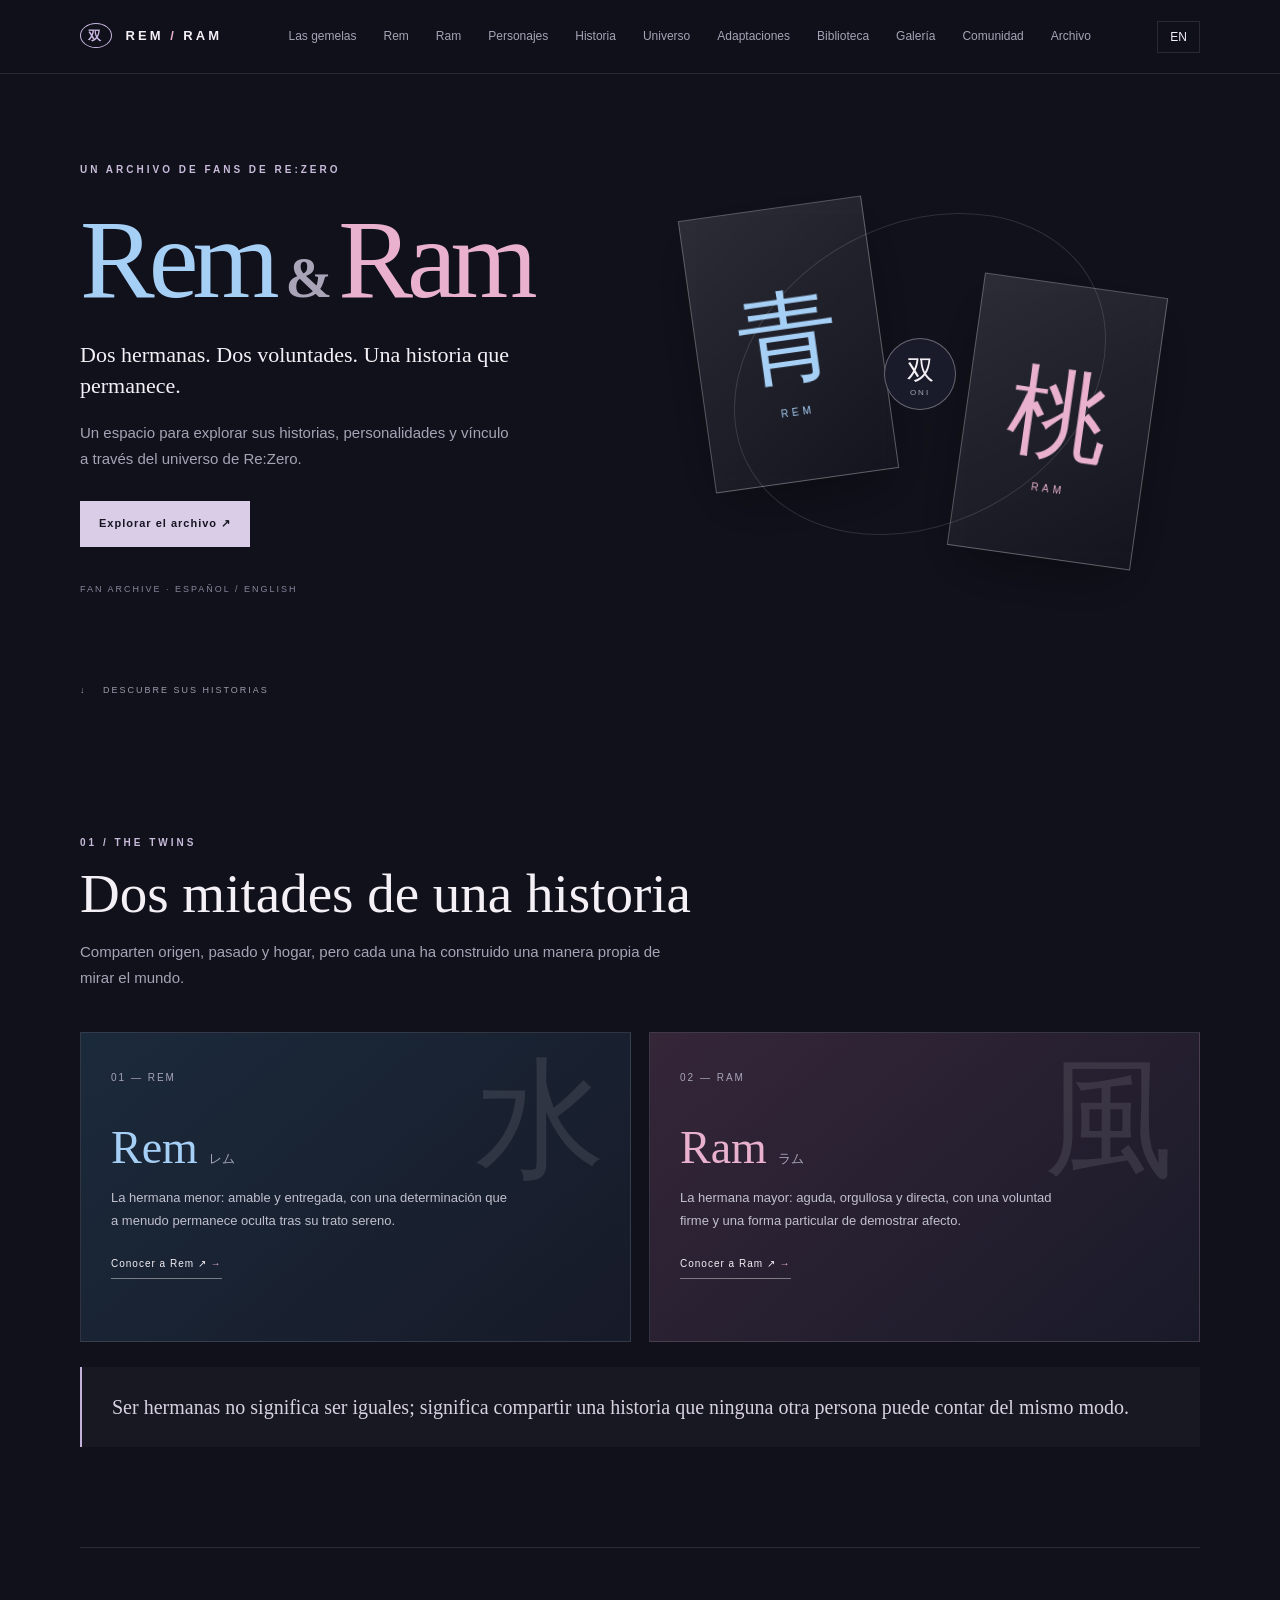
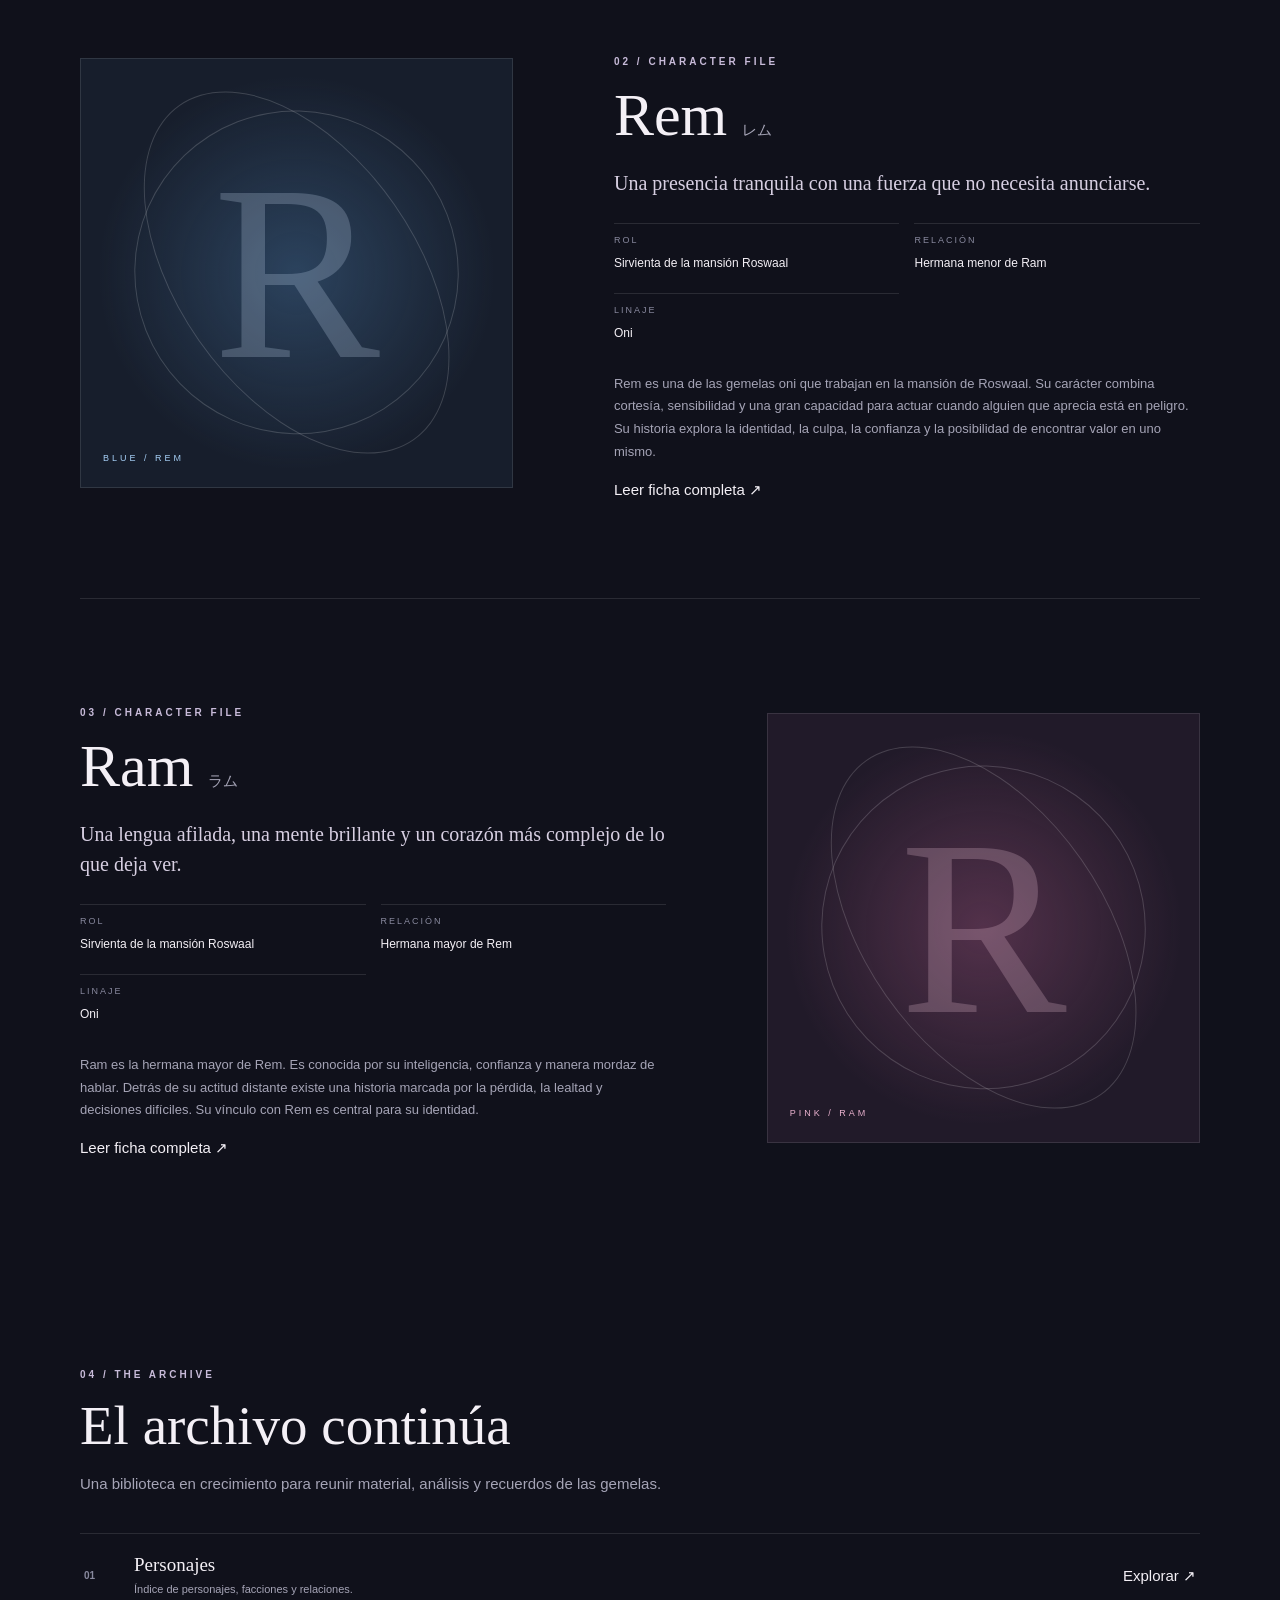
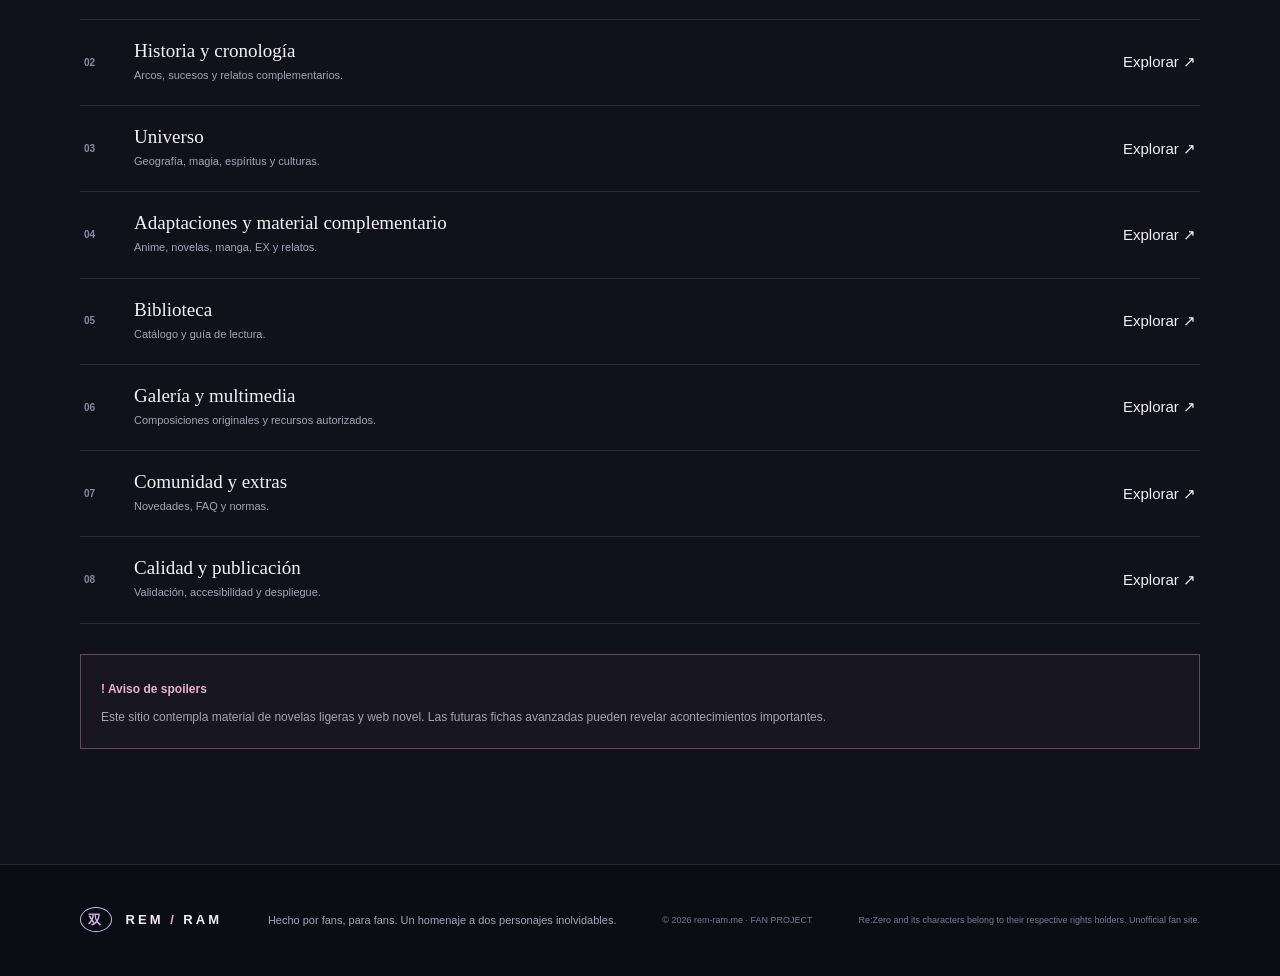
<file: index.html>
<!doctype html>
<html lang="es">
<head><meta charset="utf-8"><meta name="viewport" content="width=device-width,initial-scale=1"><meta name="theme-color" content="#11121c"><meta name="description" content="Archivo de fans bilingüe dedicado a Rem y Ram de Re:Zero."><title>Rem & Ram — A Tale of Two Oni</title><link rel="stylesheet" href="assets/css/style.css"></head>
<body>
<header class="site-header"><a class="logo" href="#inicio"><span>双</span> REM <i>/</i> RAM</a><button id="menuButton" class="menu-button" aria-expanded="false" aria-label="Abrir menú">☰</button><nav id="mainNav"><a href="#gemelas" data-es="Las gemelas" data-en="The twins">Las gemelas</a><a href="pages/rem.html">Rem</a><a href="pages/ram.html">Ram</a><a href="pages/characters.html" data-es="Personajes" data-en="Characters">Personajes</a><a href="pages/timeline.html" data-es="Historia" data-en="Story">Historia</a><a href="pages/universe.html" data-es="Universo" data-en="World">Universo</a><a href="pages/adaptations.html" data-es="Adaptaciones" data-en="Adaptations">Adaptaciones</a><a href="pages/library.html" data-es="Biblioteca" data-en="Library">Biblioteca</a><a href="pages/gallery.html" data-es="Galería" data-en="Gallery">Galería</a><a href="pages/community.html" data-es="Comunidad" data-en="Community">Comunidad</a><a href="#archivo" data-es="Archivo" data-en="Archive">Archivo</a></nav><button id="languageButton" class="language">EN</button></header>
<main id="inicio">
<section class="hero wrap"><div class="hero-copy"><p class="eyebrow" data-es="UN ARCHIVO DE FANS DE RE:ZERO" data-en="A RE:ZERO FAN ARCHIVE">UN ARCHIVO DE FANS DE RE:ZERO</p><h1><span>Rem</span><b>&</b><em>Ram</em></h1><h2 data-es="Dos hermanas. Dos voluntades. Una historia que permanece." data-en="Two sisters. Two wills. One story that remains.">Dos hermanas. Dos voluntades. Una historia que permanece.</h2><p data-es="Un espacio para explorar sus historias, personalidades y vínculo a través del universo de Re:Zero." data-en="A place to explore their stories, personalities, and bond throughout the world of Re:Zero.">Un espacio para explorar sus historias, personalidades y vínculo a través del universo de Re:Zero.</p><a class="button" href="#gemelas" data-es="Explorar el archivo ↗" data-en="Explore the archive ↗">Explorar el archivo ↗</a><small>FAN ARCHIVE · ESPAÑOL / ENGLISH</small></div><div class="hero-art" aria-label="Composición abstracta azul y rosa"><div class="orb orb-blue">青<small>REM</small></div><div class="orb orb-pink">桃<small>RAM</small></div><div class="seal">双<small>ONI</small></div><span class="orbit"></span></div><a class="scroll" href="#gemelas">↓ <span data-es="DESCUBRE SUS HISTORIAS" data-en="DISCOVER THEIR STORIES">DESCUBRE SUS HISTORIAS</span></a></section>
<section id="gemelas" class="section wrap"><p class="eyebrow">01 / THE TWINS</p><h2 data-es="Dos mitades de una historia" data-en="Two halves of a story">Dos mitades de una historia</h2><p class="intro" data-es="Comparten origen, pasado y hogar, pero cada una ha construido una manera propia de mirar el mundo." data-en="They share an origin, a past, and a home, yet each has built her own way of seeing the world.">Comparten origen, pasado y hogar, pero cada una ha construido una manera propia de mirar el mundo.</p><div class="cards"><article class="character rem-card"><span class="number">01 — REM</span><div class="symbol">水</div><h3>Rem <small>レム</small></h3><p data-es="La hermana menor: amable y entregada, con una determinación que a menudo permanece oculta tras su trato sereno." data-en="The younger sister: kind and devoted, with a determination often hidden behind her calm manner.">La hermana menor: amable y entregada, con una determinación que a menudo permanece oculta tras su trato sereno.</p><a href="pages/rem.html" data-es="Conocer a Rem ↗" data-en="Meet Rem ↗">Conocer a Rem ↗</a></article><article class="character ram-card"><span class="number">02 — RAM</span><div class="symbol">風</div><h3>Ram <small>ラム</small></h3><p data-es="La hermana mayor: aguda, orgullosa y directa, con una voluntad firme y una forma particular de demostrar afecto." data-en="The elder sister: sharp, proud, and direct, with a firm will and a distinctive way of showing affection.">La hermana mayor: aguda, orgullosa y directa, con una voluntad firme y una forma particular de demostrar afecto.</p><a href="pages/ram.html" data-es="Conocer a Ram ↗" data-en="Meet Ram ↗">Conocer a Ram ↗</a></article></div><blockquote data-es="Ser hermanas no significa ser iguales; significa compartir una historia que ninguna otra persona puede contar del mismo modo." data-en="Being sisters does not mean being the same; it means sharing a story no one else can tell in quite the same way.">Ser hermanas no significa ser iguales; significa compartir una historia que ninguna otra persona puede contar del mismo modo.</blockquote></section>
<section id="rem" class="profile wrap"><div class="profile-art blue-art"><span>R</span><small>BLUE / REM</small></div><div><p class="eyebrow">02 / CHARACTER FILE</p><h2>Rem <small>レム</small></h2><h3 data-es="Una presencia tranquila con una fuerza que no necesita anunciarse." data-en="A quiet presence with a strength that needs no announcement.">Una presencia tranquila con una fuerza que no necesita anunciarse.</h3><dl><div><dt data-es="Rol" data-en="Role">Rol</dt><dd data-es="Sirvienta de la mansión Roswaal" data-en="Maid at the Roswaal mansion">Sirvienta de la mansión Roswaal</dd></div><div><dt data-es="Relación" data-en="Relation">Relación</dt><dd data-es="Hermana menor de Ram" data-en="Ram's younger sister">Hermana menor de Ram</dd></div><div><dt data-es="Linaje" data-en="Lineage">Linaje</dt><dd>Oni</dd></div></dl><p data-es="Rem es una de las gemelas oni que trabajan en la mansión de Roswaal. Su carácter combina cortesía, sensibilidad y una gran capacidad para actuar cuando alguien que aprecia está en peligro. Su historia explora la identidad, la culpa, la confianza y la posibilidad de encontrar valor en uno mismo." data-en="Rem is one of the oni twins working at the Roswaal mansion. Her nature combines courtesy, sensitivity, and the ability to act when someone she cares about is in danger. Her story explores identity, guilt, trust, and finding worth within oneself.">Rem es una de las gemelas oni que trabajan en la mansión de Roswaal. Su carácter combina cortesía, sensibilidad y una gran capacidad para actuar cuando alguien que aprecia está en peligro. Su historia explora la identidad, la culpa, la confianza y la posibilidad de encontrar valor en uno mismo.</p><a href="pages/rem.html" class="back-link" data-es="Leer ficha completa ↗" data-en="Read full profile ↗">Leer ficha completa ↗</a></div></section>
<section id="ram" class="profile reverse wrap"><div class="profile-art pink-art"><span>R</span><small>PINK / RAM</small></div><div><p class="eyebrow">03 / CHARACTER FILE</p><h2>Ram <small>ラム</small></h2><h3 data-es="Una lengua afilada, una mente brillante y un corazón más complejo de lo que deja ver." data-en="A sharp tongue, a brilliant mind, and a heart more complex than she lets on.">Una lengua afilada, una mente brillante y un corazón más complejo de lo que deja ver.</h3><dl><div><dt data-es="Rol" data-en="Role">Rol</dt><dd data-es="Sirvienta de la mansión Roswaal" data-en="Maid at the Roswaal mansion">Sirvienta de la mansión Roswaal</dd></div><div><dt data-es="Relación" data-en="Relation">Relación</dt><dd data-es="Hermana mayor de Rem" data-en="Rem's older sister">Hermana mayor de Rem</dd></div><div><dt data-es="Linaje" data-en="Lineage">Linaje</dt><dd>Oni</dd></div></dl><p data-es="Ram es la hermana mayor de Rem. Es conocida por su inteligencia, confianza y manera mordaz de hablar. Detrás de su actitud distante existe una historia marcada por la pérdida, la lealtad y decisiones difíciles. Su vínculo con Rem es central para su identidad." data-en="Ram is Rem's older sister. She is known for her intelligence, confidence, and biting way of speaking. Behind her distant attitude lies a story shaped by loss, loyalty, and difficult choices. Her bond with Rem is central to her identity.">Ram es la hermana mayor de Rem. Es conocida por su inteligencia, confianza y manera mordaz de hablar. Detrás de su actitud distante existe una historia marcada por la pérdida, la lealtad y decisiones difíciles. Su vínculo con Rem es central para su identidad.</p><a href="pages/ram.html" class="back-link" data-es="Leer ficha completa ↗" data-en="Read full profile ↗">Leer ficha completa ↗</a></div></section>
<section id="archivo" class="section archive wrap"><p class="eyebrow">04 / THE ARCHIVE</p><h2 data-es="El archivo continúa" data-en="The archive goes on">El archivo continúa</h2><p class="intro" data-es="Una biblioteca en crecimiento para reunir material, análisis y recuerdos de las gemelas." data-en="A growing library for material, analysis, and memories of the twins.">Una biblioteca en crecimiento para reunir material, análisis y recuerdos de las gemelas.</p><div class="archive-list"><article><b>01</b><div><h3 data-es="Personajes" data-en="Characters">Personajes</h3><p data-es="Índice de personajes, facciones y relaciones." data-en="Character directory, factions, and relationships.">Índice de personajes, facciones y relaciones.</p></div><a href="pages/characters.html" data-es="Explorar ↗" data-en="Explore ↗">Explorar ↗</a></article><article><b>02</b><div><h3 data-es="Historia y cronología" data-en="Story & timeline">Historia y cronología</h3><p data-es="Arcos, sucesos y relatos complementarios." data-en="Story arcs, events, and side stories.">Arcos, sucesos y relatos complementarios.</p></div><a href="pages/timeline.html" data-es="Explorar ↗" data-en="Explore ↗">Explorar ↗</a></article><article><b>03</b><div><h3 data-es="Universo" data-en="World guide">Universo</h3><p data-es="Geografía, magia, espíritus y culturas." data-en="Geography, magic, spirits, and cultures.">Geografía, magia, espíritus y culturas.</p></div><a href="pages/universe.html" data-es="Explorar ↗" data-en="Explore ↗">Explorar ↗</a></article><article><b>04</b><div><h3 data-es="Adaptaciones y material complementario" data-en="Adaptations & supplementary material">Adaptaciones y material complementario</h3><p data-es="Anime, novelas, manga, EX y relatos." data-en="Anime, novels, manga, EX and side stories.">Anime, novelas, manga, EX y relatos.</p></div><a href="pages/adaptations.html">Explorar ↗</a></article><article><b>05</b><div><h3>Biblioteca</h3><p>Catálogo y guía de lectura.</p></div><a href="pages/library.html">Explorar ↗</a></article><article><b>06</b><div><h3>Galería y multimedia</h3><p>Composiciones originales y recursos autorizados.</p></div><a href="pages/gallery.html">Explorar ↗</a></article><article><b>07</b><div><h3>Comunidad y extras</h3><p>Novedades, FAQ y normas.</p></div><a href="pages/community.html">Explorar ↗</a></article><article><b>08</b><div><h3>Calidad y publicación</h3><p>Validación, accesibilidad y despliegue.</p></div><a href="pages/quality.html">Explorar ↗</a></article></div><aside class="spoiler"><strong>! <span data-es="Aviso de spoilers" data-en="Spoiler notice">Aviso de spoilers</span></strong><p data-es="Este sitio contempla material de novelas ligeras y web novel. Las futuras fichas avanzadas pueden revelar acontecimientos importantes." data-en="This site covers light novel and web novel material. Future in-depth entries may reveal major story events.">Este sitio contempla material de novelas ligeras y web novel. Las futuras fichas avanzadas pueden revelar acontecimientos importantes.</p></aside></section>
</main><footer><a class="logo" href="#inicio"><span>双</span> REM <i>/</i> RAM</a><p data-es="Hecho por fans, para fans. Un homenaje a dos personajes inolvidables." data-en="Made by fans, for fans. A tribute to two unforgettable characters.">Hecho por fans, para fans. Un homenaje a dos personajes inolvidables.</p><small>© <span id="year"></span> rem-ram.me · FAN PROJECT</small><small>Re:Zero and its characters belong to their respective rights holders. Unofficial fan site.</small></footer><script src="assets/js/main.js"></script></body></html>
</file>
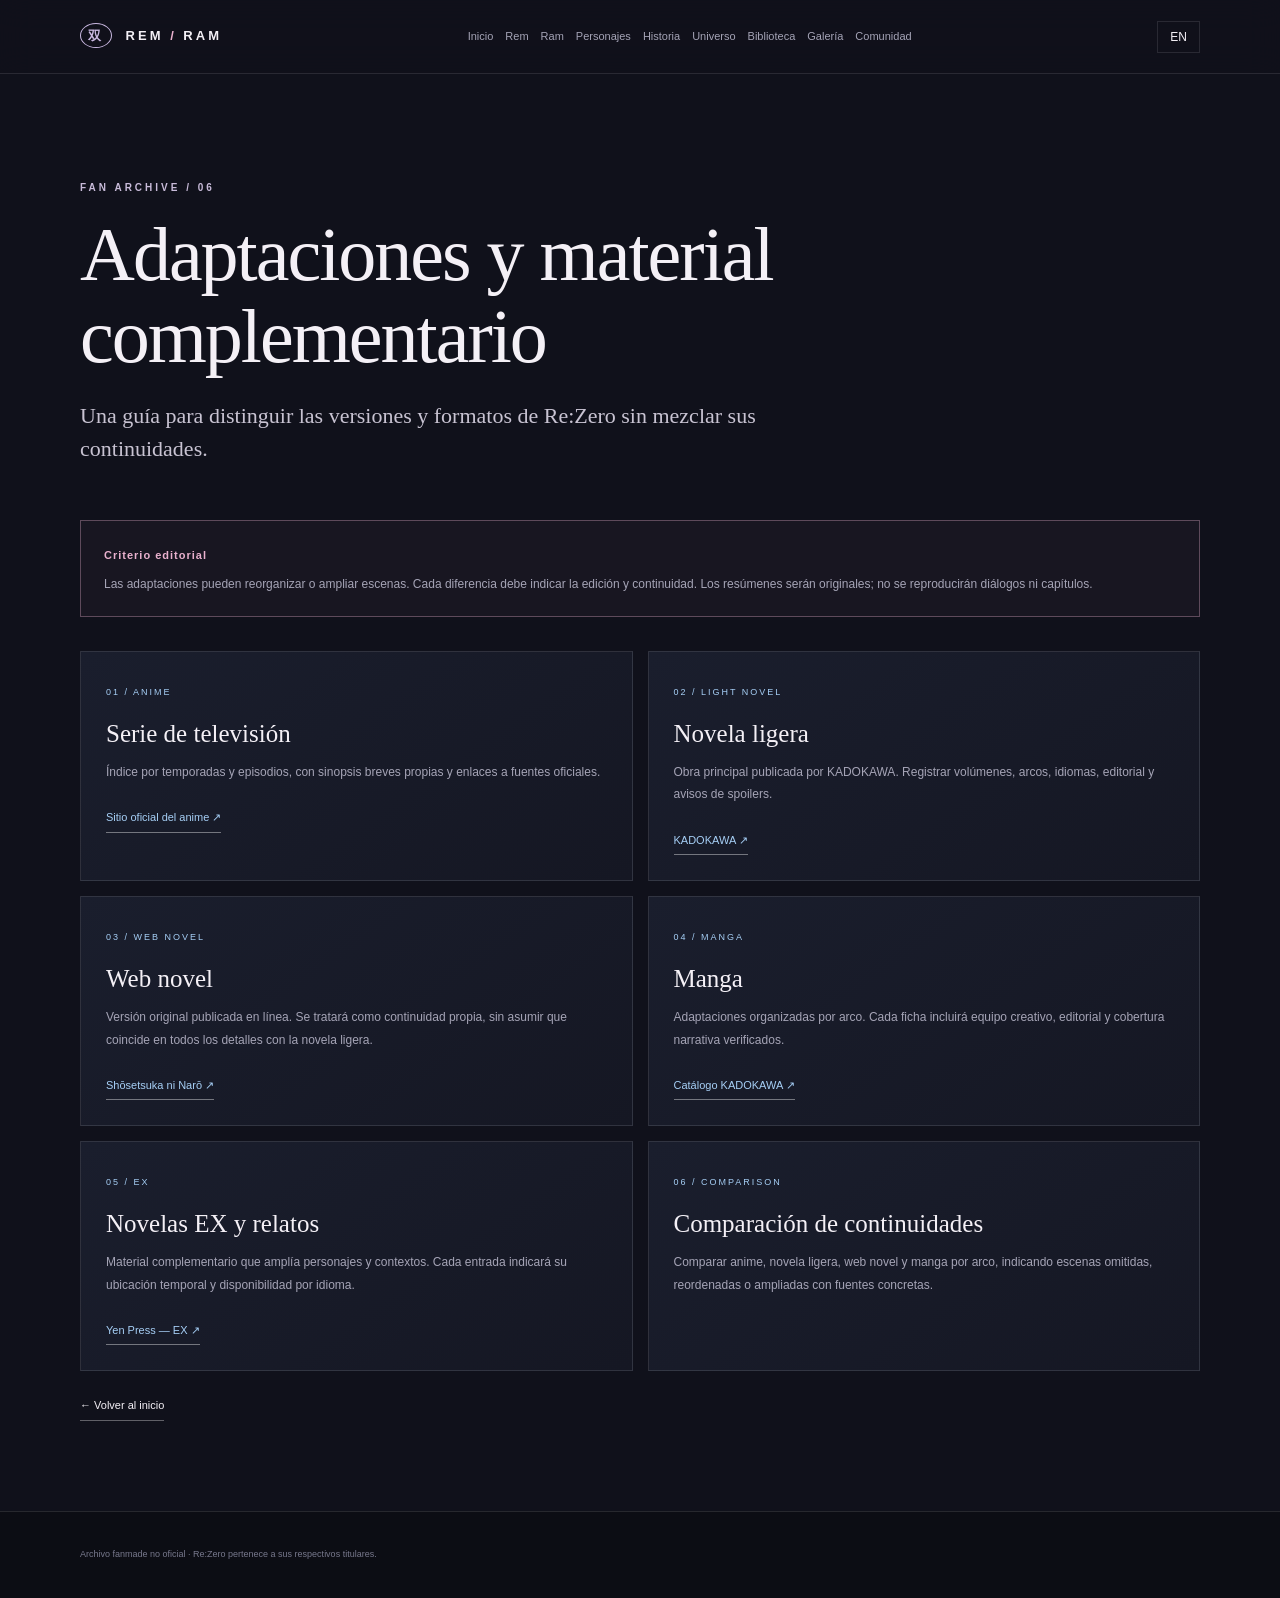
<file: pages/adaptations.html>
<!doctype html><html lang="es"><head><meta charset="utf-8"><meta name="viewport" content="width=device-width,initial-scale=1"><meta name="description" content="Guía de adaptaciones y material complementario de Re:Zero."><title>Adaptaciones — Archivo Rem & Ram</title><link rel="stylesheet" href="../assets/css/style.css"><link rel="stylesheet" href="../assets/css/pages.css"><link rel="stylesheet" href="../assets/css/archive.css"></head><body><header class="site-header"><a class="logo" href="../index.html"><span>双</span> REM <i>/</i> RAM</a><button id="menuButton" class="menu-button" aria-expanded="false">☰</button><nav id="mainNav"><a href="../index.html">Inicio</a><a href="rem.html">Rem</a><a href="ram.html">Ram</a><a href="characters.html">Personajes</a><a href="timeline.html">Historia</a><a href="universe.html">Universo</a><a href="library.html">Biblioteca</a><a href="gallery.html">Galería</a><a href="community.html">Comunidad</a></nav><button id="languageButton" class="language">EN</button></header><main class="wrap detail-page archive-page"><p class="eyebrow">FAN ARCHIVE / 06</p><h1 class="detail-title" data-es="Adaptaciones y material complementario" data-en="Adaptations & supplementary material">Adaptaciones y material complementario</h1><p class="detail-lead" data-es="Una guía para distinguir las versiones y formatos de Re:Zero sin mezclar sus continuidades." data-en="A guide to the different Re:Zero formats while keeping their continuities distinct.">Una guía para distinguir las versiones y formatos de Re:Zero sin mezclar sus continuidades.</p><div class="archive-callout"><strong data-es="Criterio editorial" data-en="Editorial policy">Criterio editorial</strong><p data-es="Las adaptaciones pueden reorganizar o ampliar escenas. Cada diferencia debe indicar la edición y continuidad. Los resúmenes serán originales; no se reproducirán diálogos ni capítulos." data-en="Adaptations may rearrange or expand scenes. Each difference must identify its edition and continuity. Summaries will be original; dialogue and chapters will not be reproduced.">Las adaptaciones pueden reorganizar o ampliar escenas. Cada diferencia debe indicar la edición y continuidad. Los resúmenes serán originales; no se reproducirán diálogos ni capítulos.</p></div><div class="archive-grid"><article class="archive-card"><span>01 / ANIME</span><h2 data-es="Serie de televisión" data-en="Television series">Serie de televisión</h2><p data-es="Índice por temporadas y episodios, con sinopsis breves propias y enlaces a fuentes oficiales." data-en="Index by seasons and episodes, with original short summaries and official links.">Índice por temporadas y episodios, con sinopsis breves propias y enlaces a fuentes oficiales.</p><a href="https://re-zero-anime.jp/tv/" target="_blank" rel="noopener">Sitio oficial del anime ↗</a></article><article class="archive-card"><span>02 / LIGHT NOVEL</span><h2 data-es="Novela ligera" data-en="Light novel">Novela ligera</h2><p data-es="Obra principal publicada por KADOKAWA. Registrar volúmenes, arcos, idiomas, editorial y avisos de spoilers." data-en="Main work published by KADOKAWA. Record volumes, arcs, languages, publisher and spoiler notices.">Obra principal publicada por KADOKAWA. Registrar volúmenes, arcos, idiomas, editorial y avisos de spoilers.</p><a href="https://www.kadokawa.co.jp/" target="_blank" rel="noopener">KADOKAWA ↗</a></article><article class="archive-card"><span>03 / WEB NOVEL</span><h2>Web novel</h2><p data-es="Versión original publicada en línea. Se tratará como continuidad propia, sin asumir que coincide en todos los detalles con la novela ligera." data-en="Original online version. It is treated as its own continuity, without assuming every detail matches the light novel.">Versión original publicada en línea. Se tratará como continuidad propia, sin asumir que coincide en todos los detalles con la novela ligera.</p><a href="https://ncode.syosetu.com/n2267be/" target="_blank" rel="noopener">Shōsetsuka ni Narō ↗</a></article><article class="archive-card"><span>04 / MANGA</span><h2>Manga</h2><p data-es="Adaptaciones organizadas por arco. Cada ficha incluirá equipo creativo, editorial y cobertura narrativa verificados." data-en="Adaptations organized by arc. Each entry will include verified creative credits, publisher and story coverage.">Adaptaciones organizadas por arco. Cada ficha incluirá equipo creativo, editorial y cobertura narrativa verificados.</p><a href="https://www.kadokawa.co.jp/" target="_blank" rel="noopener">Catálogo KADOKAWA ↗</a></article><article class="archive-card"><span>05 / EX</span><h2>Novelas EX y relatos</h2><p data-es="Material complementario que amplía personajes y contextos. Cada entrada indicará su ubicación temporal y disponibilidad por idioma." data-en="Supplementary material expanding characters and context. Each entry will state its timeline placement and language availability.">Material complementario que amplía personajes y contextos. Cada entrada indicará su ubicación temporal y disponibilidad por idioma.</p><a href="https://yenpress.com/series/re-zero-ex-light-novel" target="_blank" rel="noopener">Yen Press — EX ↗</a></article><article class="archive-card"><span>06 / COMPARISON</span><h2 data-es="Comparación de continuidades" data-en="Continuity comparison">Comparación de continuidades</h2><p data-es="Comparar anime, novela ligera, web novel y manga por arco, indicando escenas omitidas, reordenadas o ampliadas con fuentes concretas." data-en="Compare anime, light novel, web novel and manga by arc, noting omitted, reordered or expanded scenes with specific sources.">Comparar anime, novela ligera, web novel y manga por arco, indicando escenas omitidas, reordenadas o ampliadas con fuentes concretas.</p></article></div><a class="back-link" href="../index.html">← Volver al inicio</a></main><footer><small>Archivo fanmade no oficial · Re:Zero pertenece a sus respectivos titulares.</small></footer><script src="../assets/js/main.js"></script></body></html>
</file>
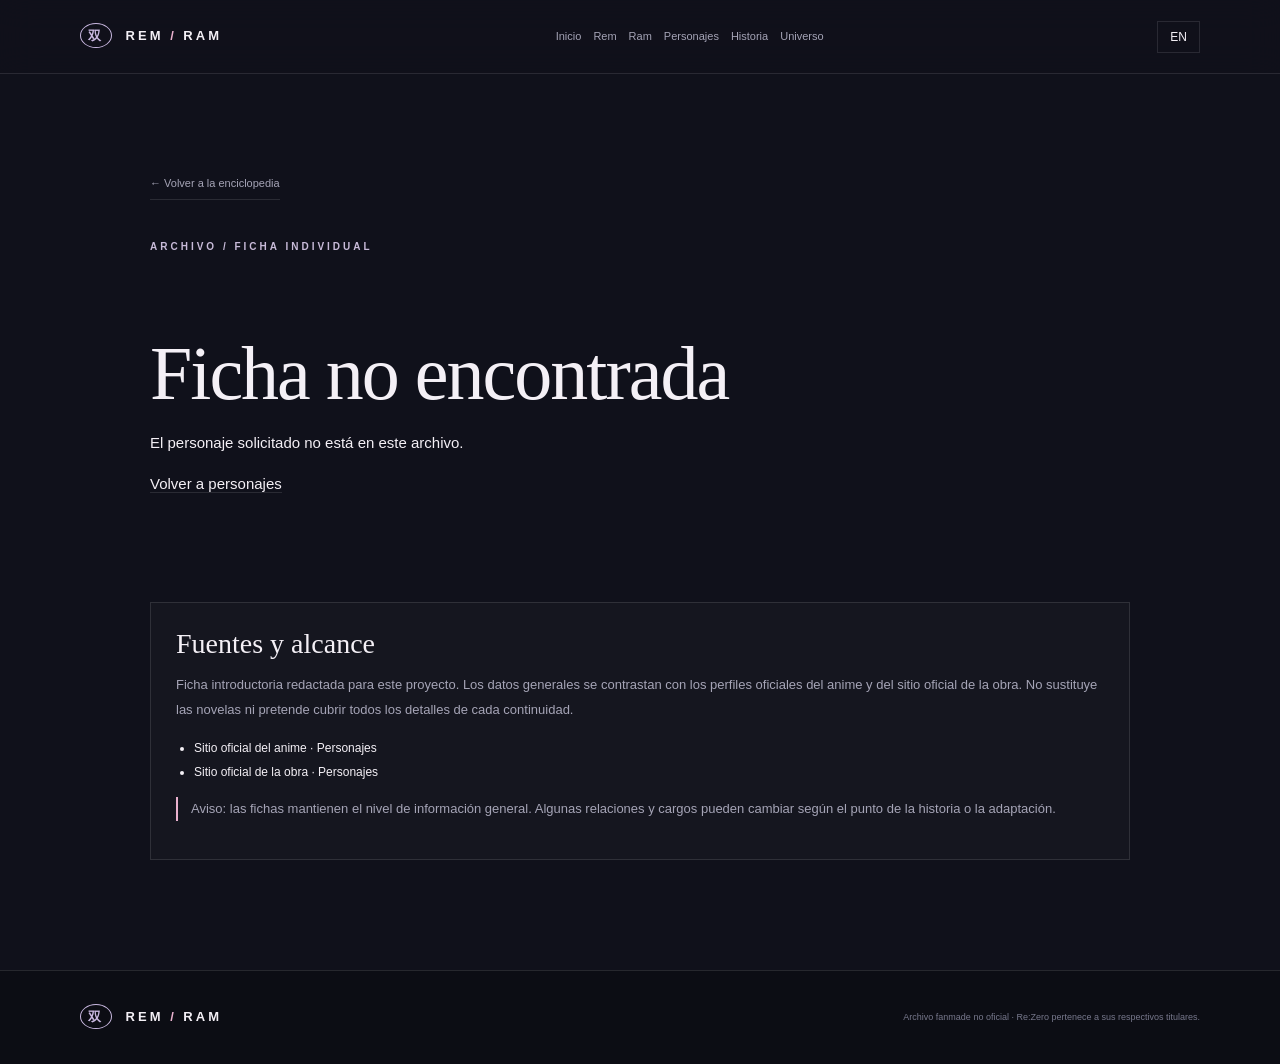
<file: pages/character.html>
<!doctype html>
<html lang="es">
<head>
<meta charset="utf-8"><meta name="viewport" content="width=device-width,initial-scale=1">
<meta name="description" content="Ficha de personaje del archivo fanmade de Re:Zero.">
<title>Ficha de personaje — Archivo Rem & Ram</title>
<link rel="stylesheet" href="../assets/css/style.css">
<link rel="stylesheet" href="../assets/css/pages.css">
<link rel="stylesheet" href="../assets/css/character-profile.css">
</head>
<body>
<header class="site-header">
<a class="logo" href="../index.html"><span>双</span> REM <i>/</i> RAM</a>
<nav><a href="../index.html" data-es="Inicio" data-en="Home">Inicio</a><a href="rem.html">Rem</a><a href="ram.html">Ram</a><a href="characters.html" data-es="Personajes" data-en="Characters">Personajes</a><a href="timeline.html" data-es="Historia" data-en="Story">Historia</a><a href="universe.html" data-es="Universo" data-en="World">Universo</a></nav>
<button id="languageButton" class="language" type="button">EN</button>
</header>
<main class="wrap detail-page profile-page">
<a class="back-link" href="characters.html" data-es="← Volver a la enciclopedia" data-en="← Back to the encyclopedia">← Volver a la enciclopedia</a>
<p class="eyebrow" data-es="ARCHIVO / FICHA INDIVIDUAL" data-en="ARCHIVE / CHARACTER PROFILE">ARCHIVO / FICHA INDIVIDUAL</p>
<div id="profileContent" aria-live="polite">
<h1 class="detail-title" data-es="Cargando ficha…" data-en="Loading profile…">Cargando ficha…</h1>
</div>
<section class="profile-sources">
<h2 data-es="Fuentes y alcance" data-en="Sources & scope">Fuentes y alcance</h2>
<p data-es="Ficha introductoria redactada para este proyecto. Los datos generales se contrastan con los perfiles oficiales del anime y del sitio oficial de la obra. No sustituye las novelas ni pretende cubrir todos los detalles de cada continuidad." data-en="An introductory profile written for this project. General facts are cross-checked against the official anime and series websites. It does not replace the novels or claim to cover every continuity detail.">Ficha introductoria redactada para este proyecto. Los datos generales se contrastan con los perfiles oficiales del anime y del sitio oficial de la obra. No sustituye las novelas ni pretende cubrir todos los detalles de cada continuidad.</p>
<ul><li><a href="https://re-zero-anime.jp/tv/character/" target="_blank" rel="noopener noreferrer">Sitio oficial del anime · Personajes</a></li><li><a href="https://www.re-zero.com/character/" target="_blank" rel="noopener noreferrer">Sitio oficial de la obra · Personajes</a></li></ul>
<p class="profile-warning" data-es="Aviso: las fichas mantienen el nivel de información general. Algunas relaciones y cargos pueden cambiar según el punto de la historia o la adaptación." data-en="Note: profiles stay at a general-information level. Some relationships and roles may change depending on the story point or adaptation.">Aviso: las fichas mantienen el nivel de información general. Algunas relaciones y cargos pueden cambiar según el punto de la historia o la adaptación.</p>
</section>
</main>
<footer><a class="logo" href="../index.html"><span>双</span> REM <i>/</i> RAM</a><small>Archivo fanmade no oficial · Re:Zero pertenece a sus respectivos titulares.</small></footer>
<script src="../assets/js/main.js"></script><script src="../assets/js/character-profile.js"></script>
</body></html>
</file>
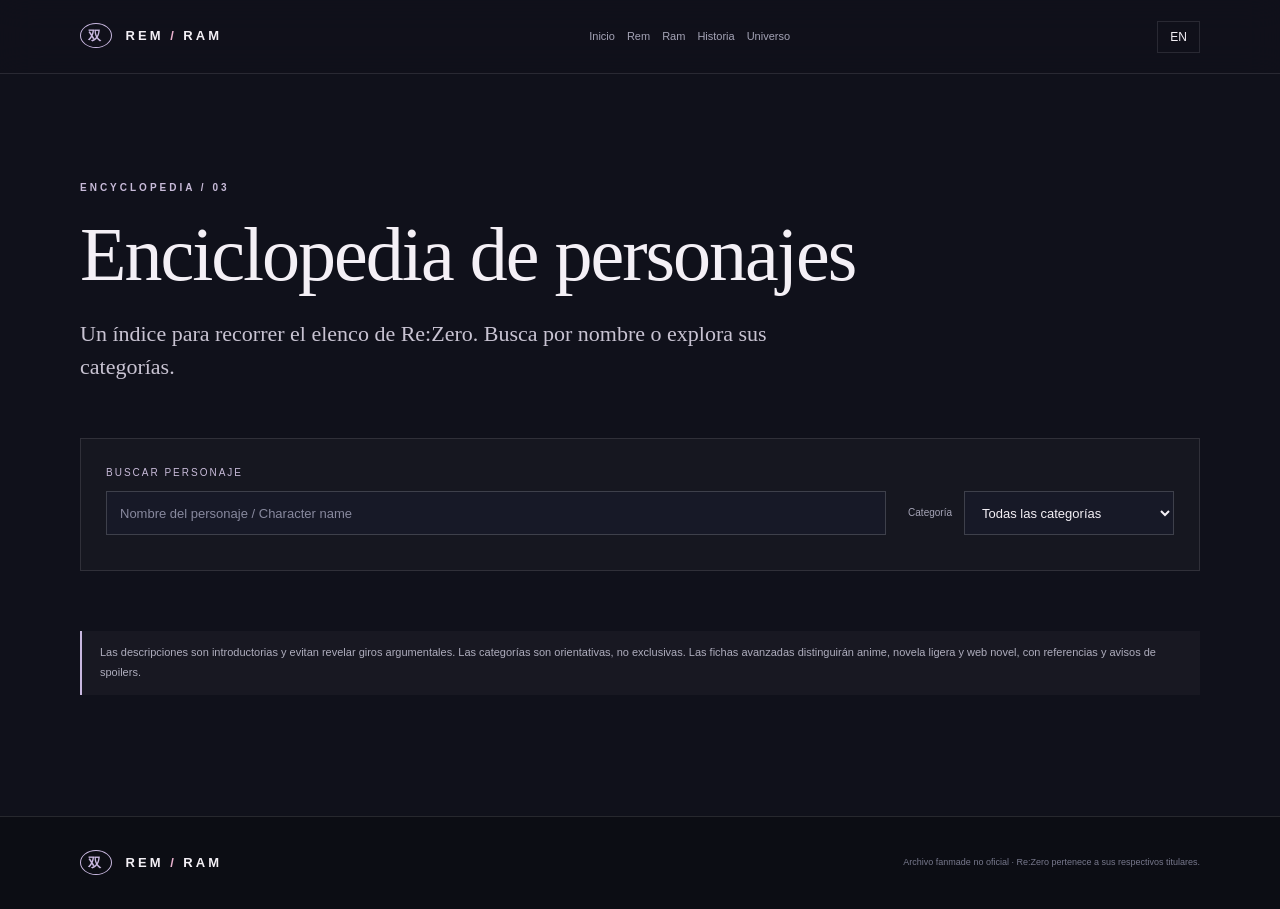
<file: pages/characters.html>
<!doctype html>
<html lang="es"><head><meta charset="utf-8"><meta name="viewport" content="width=device-width,initial-scale=1"><meta name="description" content="Enciclopedia de personajes de Re:Zero: explora el elenco con búsqueda y filtros."><title>Personajes — Archivo Rem & Ram</title><link rel="stylesheet" href="../assets/css/style.css"><link rel="stylesheet" href="../assets/css/pages.css"><link rel="stylesheet" href="../assets/css/characters.css"></head>
<body><header class="site-header"><a class="logo" href="../index.html"><span>双</span> REM <i>/</i> RAM</a><nav><a href="../index.html" data-es="Inicio" data-en="Home">Inicio</a><a href="rem.html">Rem</a><a href="ram.html">Ram</a><a href="timeline.html" data-es="Historia" data-en="Story">Historia</a><a href="universe.html" data-es="Universo" data-en="World">Universo</a></nav><button id="languageButton" class="language" type="button">EN</button></header>
<main class="wrap detail-page"><p class="eyebrow">ENCYCLOPEDIA / 03</p><h1 class="detail-title" data-es="Enciclopedia de personajes" data-en="Character encyclopedia">Enciclopedia de personajes</h1><p class="detail-lead" data-es="Un índice para recorrer el elenco de Re:Zero. Busca por nombre o explora sus categorías." data-en="A directory to explore the Re:Zero cast. Search by name or browse categories.">Un índice para recorrer el elenco de Re:Zero. Busca por nombre o explora sus categorías.</p>
<section class="character-tools" aria-label="Character directory controls"><label class="search-label" for="characterSearch" data-es="Buscar personaje" data-en="Search characters">Buscar personaje</label><input id="characterSearch" type="search" autocomplete="off" placeholder="Nombre del personaje / Character name"><div class="filter-row"><label for="characterCategory" data-es="Categoría" data-en="Category">Categoría</label><select id="characterCategory"><option value="all" data-es="Todas las categorías" data-en="All categories">Todas las categorías</option><option value="main" data-es="Principales" data-en="Main cast">Principales</option><option value="mansion" data-es="Mansión Roswaal" data-en="Roswaal mansion">Mansión Roswaal</option><option value="royal" data-es="Selección real" data-en="Royal Selection">Selección real</option><option value="knights" data-es="Caballeros" data-en="Knights">Caballeros</option><option value="spirits" data-es="Espíritus y magia" data-en="Spirits & magic">Espíritus y magia</option><option value="witches" data-es="Brujas y Arzobispos" data-en="Witches & Archbishops">Brujas y Arzobispos</option><option value="other" data-es="Otros" data-en="Other">Otros</option></select></div><p id="characterCount" class="result-count" aria-live="polite"></p></section>
<section id="characterGrid" class="character-grid" aria-live="polite"></section><p id="noCharacters" class="empty-state" hidden data-es="No se encontraron personajes. Prueba con otro nombre o categoría." data-en="No characters found. Try another name or category.">No se encontraron personajes. Prueba con otro nombre o categoría.</p>
<p class="source-note" data-es="Las descripciones son introductorias y evitan revelar giros argumentales. Las categorías son orientativas, no exclusivas. Las fichas avanzadas distinguirán anime, novela ligera y web novel, con referencias y avisos de spoilers." data-en="These introductory descriptions avoid major plot revelations. Categories are guides, not exclusive labels. Advanced profiles will distinguish anime, light novel, and web novel, with references and spoiler warnings.">Las descripciones son introductorias y evitan revelar giros argumentales. Las categorías son orientativas, no exclusivas. Las fichas avanzadas distinguirán anime, novela ligera y web novel, con referencias y avisos de spoilers.</p></main>
<footer><a class="logo" href="../index.html"><span>双</span> REM <i>/</i> RAM</a><small>Archivo fanmade no oficial · Re:Zero pertenece a sus respectivos titulares.</small></footer><script src="../assets/js/main.js"></script><script src="../assets/js/characters.js"></script></body></html>
</file>
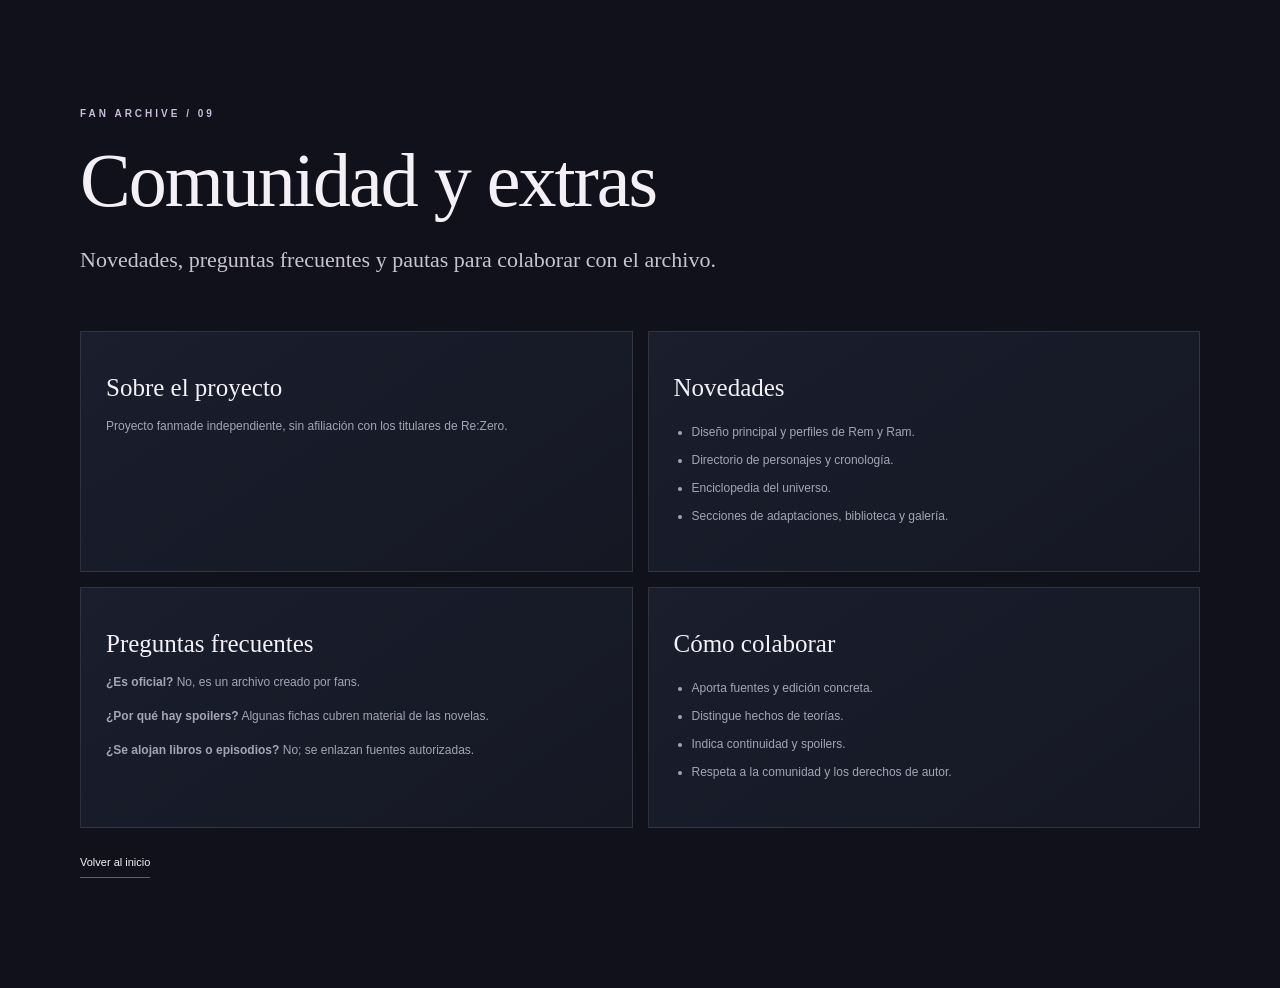
<file: pages/community.html>
<!doctype html><html lang='es'><head><meta charset='utf-8'><meta name='viewport' content='width=device-width,initial-scale=1'><title>Comunidad — Archivo Rem & Ram</title><link rel='stylesheet' href='../assets/css/style.css'><link rel='stylesheet' href='../assets/css/pages.css'><link rel='stylesheet' href='../assets/css/archive.css'></head><body><main class='wrap detail-page'><p class='eyebrow'>FAN ARCHIVE / 09</p><h1 class='detail-title' data-es='Comunidad y extras' data-en='Community & extras'>Comunidad y extras</h1><p class='detail-lead' data-es='Novedades, preguntas frecuentes y pautas para colaborar con el archivo.' data-en='Updates, frequently asked questions and ways to contribute to the archive.'>Novedades, preguntas frecuentes y pautas para colaborar con el archivo.</p><div class='archive-grid'><article class='archive-card'><h2>Sobre el proyecto</h2><p>Proyecto fanmade independiente, sin afiliación con los titulares de Re:Zero.</p></article><article class='archive-card'><h2>Novedades</h2><ul><li>Diseño principal y perfiles de Rem y Ram.</li><li>Directorio de personajes y cronología.</li><li>Enciclopedia del universo.</li><li>Secciones de adaptaciones, biblioteca y galería.</li></ul></article><article class='archive-card'><h2>Preguntas frecuentes</h2><p><strong>¿Es oficial?</strong> No, es un archivo creado por fans.</p><p><strong>¿Por qué hay spoilers?</strong> Algunas fichas cubren material de las novelas.</p><p><strong>¿Se alojan libros o episodios?</strong> No; se enlazan fuentes autorizadas.</p></article><article class='archive-card'><h2>Cómo colaborar</h2><ul><li>Aporta fuentes y edición concreta.</li><li>Distingue hechos de teorías.</li><li>Indica continuidad y spoilers.</li><li>Respeta a la comunidad y los derechos de autor.</li></ul></article></div><a class='back-link' href='../index.html'>Volver al inicio</a></main><script src='../assets/js/main.js'></script></body></html>
</file>
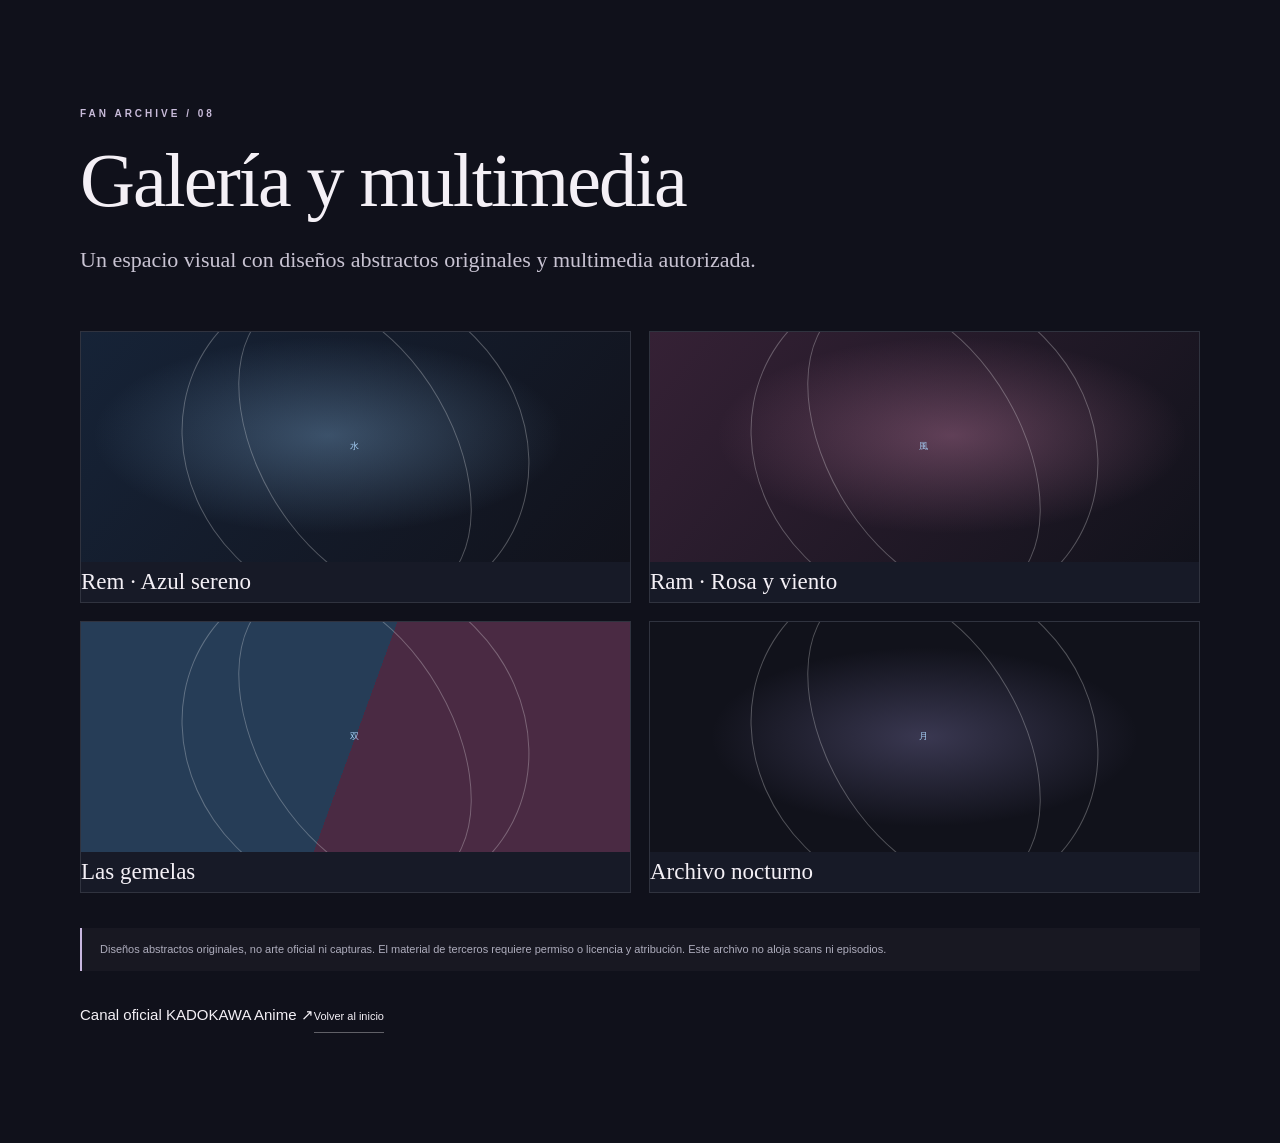
<file: pages/gallery.html>
<!doctype html><html lang='es'><head><meta charset='utf-8'><meta name='viewport' content='width=device-width,initial-scale=1'><title>Galería — Archivo Rem & Ram</title><link rel='stylesheet' href='../assets/css/style.css'><link rel='stylesheet' href='../assets/css/pages.css'><link rel='stylesheet' href='../assets/css/archive.css'></head><body><main class='wrap detail-page'><p class='eyebrow'>FAN ARCHIVE / 08</p><h1 class='detail-title' data-es='Galería y multimedia' data-en='Gallery & multimedia'>Galería y multimedia</h1><p class='detail-lead' data-es='Un espacio visual con diseños abstractos originales y multimedia autorizada.' data-en='A visual space with original abstract designs and authorized media.'>Un espacio visual con diseños abstractos originales y multimedia autorizada.</p><section class='gallery-grid'><article class='gallery-tile gallery-rem'><div class='gallery-art'><span>水</span></div><h2>Rem · Azul sereno</h2></article><article class='gallery-tile gallery-ram'><div class='gallery-art'><span>風</span></div><h2>Ram · Rosa y viento</h2></article><article class='gallery-tile gallery-twins'><div class='gallery-art'><span>双</span></div><h2>Las gemelas</h2></article><article class='gallery-tile gallery-night'><div class='gallery-art'><span>月</span></div><h2>Archivo nocturno</h2></article></section><p class='source-note'>Diseños abstractos originales, no arte oficial ni capturas. El material de terceros requiere permiso o licencia y atribución. Este archivo no aloja scans ni episodios.</p><a href='https://www.youtube.com/@KADOKAWAanime'>Canal oficial KADOKAWA Anime ↗</a><a class='back-link' href='../index.html'>Volver al inicio</a></main><script src='../assets/js/main.js'></script></body></html>
</file>
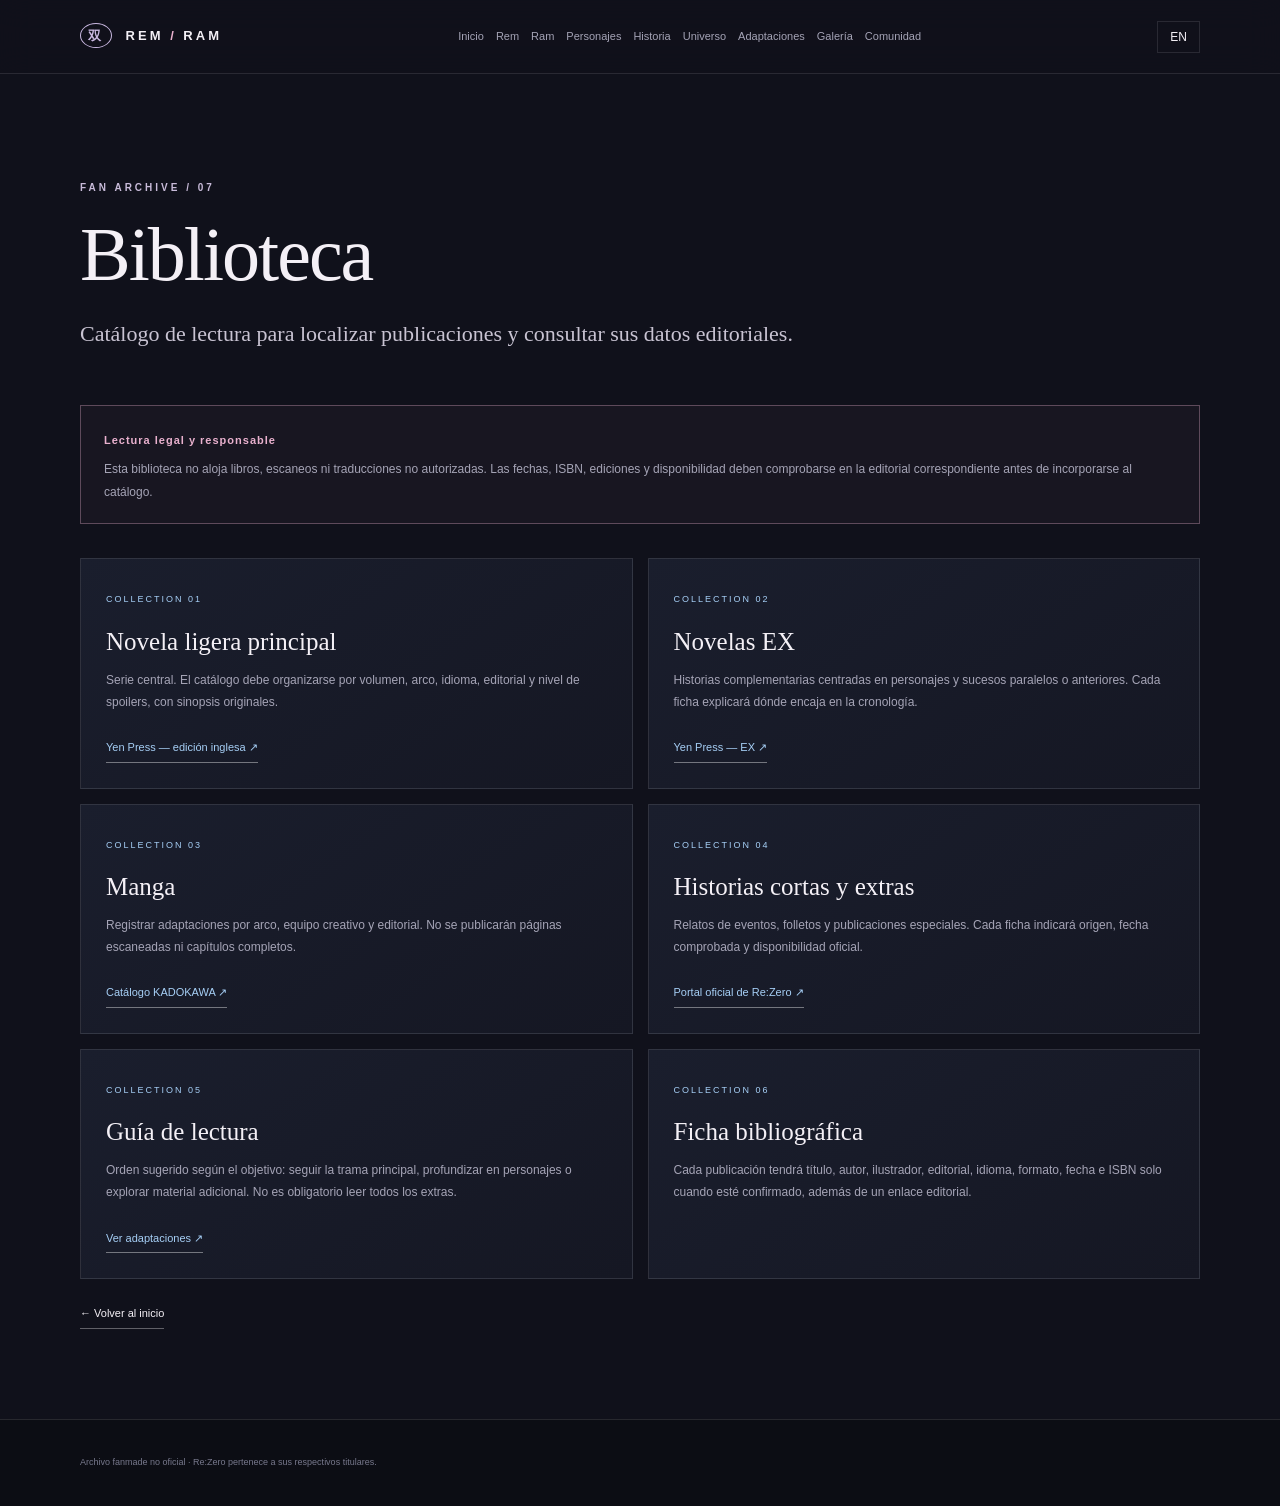
<file: pages/library.html>
<!doctype html><html lang="es"><head><meta charset="utf-8"><meta name="viewport" content="width=device-width,initial-scale=1"><meta name="description" content="Biblioteca y catálogo de lectura de Re:Zero."><title>Biblioteca — Archivo Rem & Ram</title><link rel="stylesheet" href="../assets/css/style.css"><link rel="stylesheet" href="../assets/css/pages.css"><link rel="stylesheet" href="../assets/css/archive.css"></head><body><header class="site-header"><a class="logo" href="../index.html"><span>双</span> REM <i>/</i> RAM</a><button id="menuButton" class="menu-button" aria-expanded="false">☰</button><nav id="mainNav"><a href="../index.html">Inicio</a><a href="rem.html">Rem</a><a href="ram.html">Ram</a><a href="characters.html">Personajes</a><a href="timeline.html">Historia</a><a href="universe.html">Universo</a><a href="adaptations.html">Adaptaciones</a><a href="gallery.html">Galería</a><a href="community.html">Comunidad</a></nav><button id="languageButton" class="language">EN</button></header><main class="wrap detail-page archive-page"><p class="eyebrow">FAN ARCHIVE / 07</p><h1 class="detail-title" data-es="Biblioteca" data-en="Library">Biblioteca</h1><p class="detail-lead" data-es="Catálogo de lectura para localizar publicaciones y consultar sus datos editoriales." data-en="A reading catalogue to locate publications and check their publishing details.">Catálogo de lectura para localizar publicaciones y consultar sus datos editoriales.</p><div class="archive-callout"><strong data-es="Lectura legal y responsable" data-en="Legal and responsible reading">Lectura legal y responsable</strong><p data-es="Esta biblioteca no aloja libros, escaneos ni traducciones no autorizadas. Las fechas, ISBN, ediciones y disponibilidad deben comprobarse en la editorial correspondiente antes de incorporarse al catálogo." data-en="This library does not host books, scans or unauthorized translations. Dates, ISBNs, editions and availability must be checked with the relevant publisher before being added.">Esta biblioteca no aloja libros, escaneos ni traducciones no autorizadas. Las fechas, ISBN, ediciones y disponibilidad deben comprobarse en la editorial correspondiente antes de incorporarse al catálogo.</p></div><div class="archive-grid"><article class="archive-card"><span>COLLECTION 01</span><h2 data-es="Novela ligera principal" data-en="Main light novel">Novela ligera principal</h2><p data-es="Serie central. El catálogo debe organizarse por volumen, arco, idioma, editorial y nivel de spoilers, con sinopsis originales." data-en="Main series. Catalogue by volume, arc, language, publisher and spoiler level, using original summaries.">Serie central. El catálogo debe organizarse por volumen, arco, idioma, editorial y nivel de spoilers, con sinopsis originales.</p><a href="https://yenpress.com/series/re-zero-starting-life-in-another-world-light-novel" target="_blank" rel="noopener">Yen Press — edición inglesa ↗</a></article><article class="archive-card"><span>COLLECTION 02</span><h2>Novelas EX</h2><p data-es="Historias complementarias centradas en personajes y sucesos paralelos o anteriores. Cada ficha explicará dónde encaja en la cronología." data-en="Supplementary stories focused on characters and parallel or earlier events. Each entry will explain its timeline placement.">Historias complementarias centradas en personajes y sucesos paralelos o anteriores. Cada ficha explicará dónde encaja en la cronología.</p><a href="https://yenpress.com/series/re-zero-ex-light-novel" target="_blank" rel="noopener">Yen Press — EX ↗</a></article><article class="archive-card"><span>COLLECTION 03</span><h2>Manga</h2><p data-es="Registrar adaptaciones por arco, equipo creativo y editorial. No se publicarán páginas escaneadas ni capítulos completos." data-en="List adaptations by arc, creative team and publisher. No scanned pages or complete chapters will be published.">Registrar adaptaciones por arco, equipo creativo y editorial. No se publicarán páginas escaneadas ni capítulos completos.</p><a href="https://www.kadokawa.co.jp/" target="_blank" rel="noopener">Catálogo KADOKAWA ↗</a></article><article class="archive-card"><span>COLLECTION 04</span><h2 data-es="Historias cortas y extras" data-en="Short stories & extras">Historias cortas y extras</h2><p data-es="Relatos de eventos, folletos y publicaciones especiales. Cada ficha indicará origen, fecha comprobada y disponibilidad oficial." data-en="Event stories, booklets and special publications. Each entry will state origin, verified date and official availability.">Relatos de eventos, folletos y publicaciones especiales. Cada ficha indicará origen, fecha comprobada y disponibilidad oficial.</p><a href="https://www.re-zero.com/" target="_blank" rel="noopener">Portal oficial de Re:Zero ↗</a></article><article class="archive-card"><span>COLLECTION 05</span><h2 data-es="Guía de lectura" data-en="Reading guide">Guía de lectura</h2><p data-es="Orden sugerido según el objetivo: seguir la trama principal, profundizar en personajes o explorar material adicional. No es obligatorio leer todos los extras." data-en="Suggested order based on your goal: follow the main plot, explore characters or read supplementary material. Reading every extra is not required.">Orden sugerido según el objetivo: seguir la trama principal, profundizar en personajes o explorar material adicional. No es obligatorio leer todos los extras.</p><a href="adaptations.html" data-es="Ver adaptaciones ↗" data-en="View adaptations ↗">Ver adaptaciones ↗</a></article><article class="archive-card"><span>COLLECTION 06</span><h2 data-es="Ficha bibliográfica" data-en="Bibliographic record">Ficha bibliográfica</h2><p data-es="Cada publicación tendrá título, autor, ilustrador, editorial, idioma, formato, fecha e ISBN solo cuando esté confirmado, además de un enlace editorial." data-en="Each publication will list title, author, illustrator, publisher, language, format, date and ISBN only when confirmed, plus a publisher link.">Cada publicación tendrá título, autor, ilustrador, editorial, idioma, formato, fecha e ISBN solo cuando esté confirmado, además de un enlace editorial.</p></article></div><a class="back-link" href="../index.html">← Volver al inicio</a></main><footer><small>Archivo fanmade no oficial · Re:Zero pertenece a sus respectivos titulares.</small></footer><script src="../assets/js/main.js"></script></body></html>
</file>
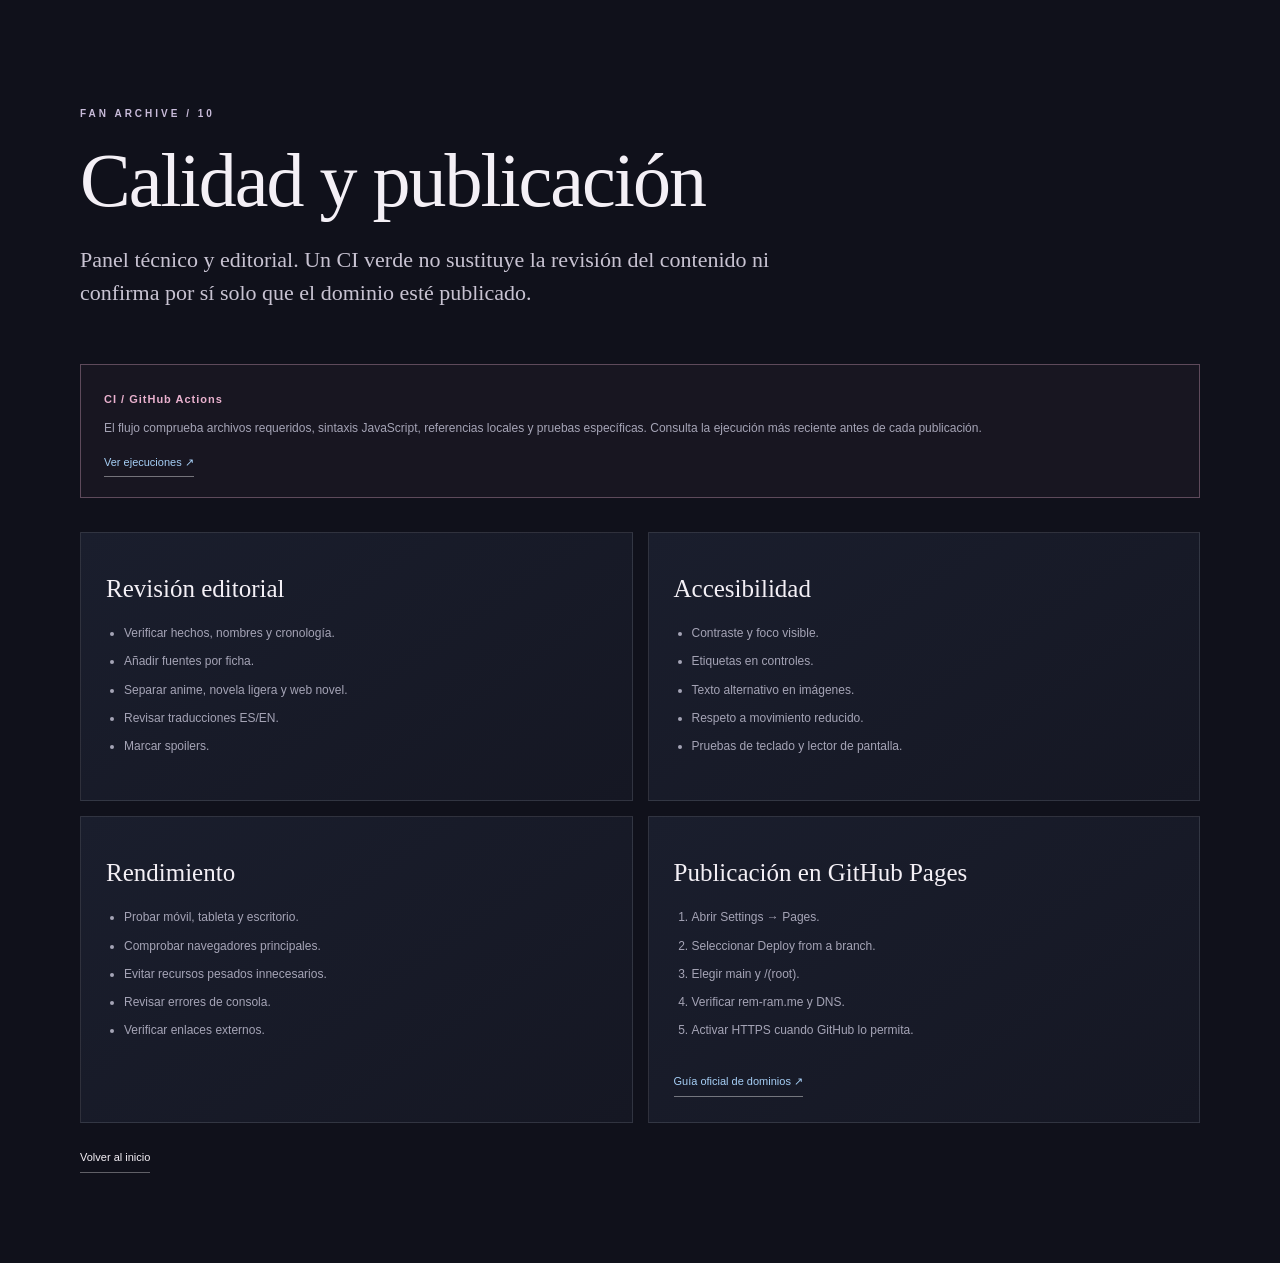
<file: pages/quality.html>
<!doctype html><html lang='es'><head><meta charset='utf-8'><meta name='viewport' content='width=device-width,initial-scale=1'><meta name='description' content='Panel de calidad y publicación del archivo Rem y Ram.'><title>Calidad y publicación — Archivo Rem & Ram</title><link rel='stylesheet' href='../assets/css/style.css'><link rel='stylesheet' href='../assets/css/pages.css'><link rel='stylesheet' href='../assets/css/archive.css'></head><body><main class='wrap detail-page archive-page'><p class='eyebrow'>FAN ARCHIVE / 10</p><h1 class='detail-title' data-es='Calidad y publicación' data-en='Quality & publishing'>Calidad y publicación</h1><p class='detail-lead' data-es='Panel técnico y editorial. Un CI verde no sustituye la revisión del contenido ni confirma por sí solo que el dominio esté publicado.' data-en='Technical and editorial panel. A green CI does not replace content review or by itself confirm that the domain is live.'>Panel técnico y editorial. Un CI verde no sustituye la revisión del contenido ni confirma por sí solo que el dominio esté publicado.</p><div class='archive-callout'><strong>CI / GitHub Actions</strong><p data-es='El flujo comprueba archivos requeridos, sintaxis JavaScript, referencias locales y pruebas específicas. Consulta la ejecución más reciente antes de cada publicación.' data-en='The workflow checks required files, JavaScript syntax, local references and page-specific tests. Check the latest run before every release.'>El flujo comprueba archivos requeridos, sintaxis JavaScript, referencias locales y pruebas específicas. Consulta la ejecución más reciente antes de cada publicación.</p><a href='https://github.com/InochiNoYume/web-rem-ram-fanmade/actions'>Ver ejecuciones ↗</a></div><div class='archive-grid'><article class='archive-card'><h2>Revisión editorial</h2><ul><li>Verificar hechos, nombres y cronología.</li><li>Añadir fuentes por ficha.</li><li>Separar anime, novela ligera y web novel.</li><li>Revisar traducciones ES/EN.</li><li>Marcar spoilers.</li></ul></article><article class='archive-card'><h2>Accesibilidad</h2><ul><li>Contraste y foco visible.</li><li>Etiquetas en controles.</li><li>Texto alternativo en imágenes.</li><li>Respeto a movimiento reducido.</li><li>Pruebas de teclado y lector de pantalla.</li></ul></article><article class='archive-card'><h2>Rendimiento</h2><ul><li>Probar móvil, tableta y escritorio.</li><li>Comprobar navegadores principales.</li><li>Evitar recursos pesados innecesarios.</li><li>Revisar errores de consola.</li><li>Verificar enlaces externos.</li></ul></article><article class='archive-card'><h2>Publicación en GitHub Pages</h2><ol><li>Abrir Settings → Pages.</li><li>Seleccionar Deploy from a branch.</li><li>Elegir main y /(root).</li><li>Verificar rem-ram.me y DNS.</li><li>Activar HTTPS cuando GitHub lo permita.</li></ol><a href='https://docs.github.com/en/pages/configuring-a-custom-domain-for-your-github-pages-site'>Guía oficial de dominios ↗</a></article></div><a class='back-link' href='../index.html'>Volver al inicio</a></main><script src='../assets/js/main.js'></script></body></html>
</file>
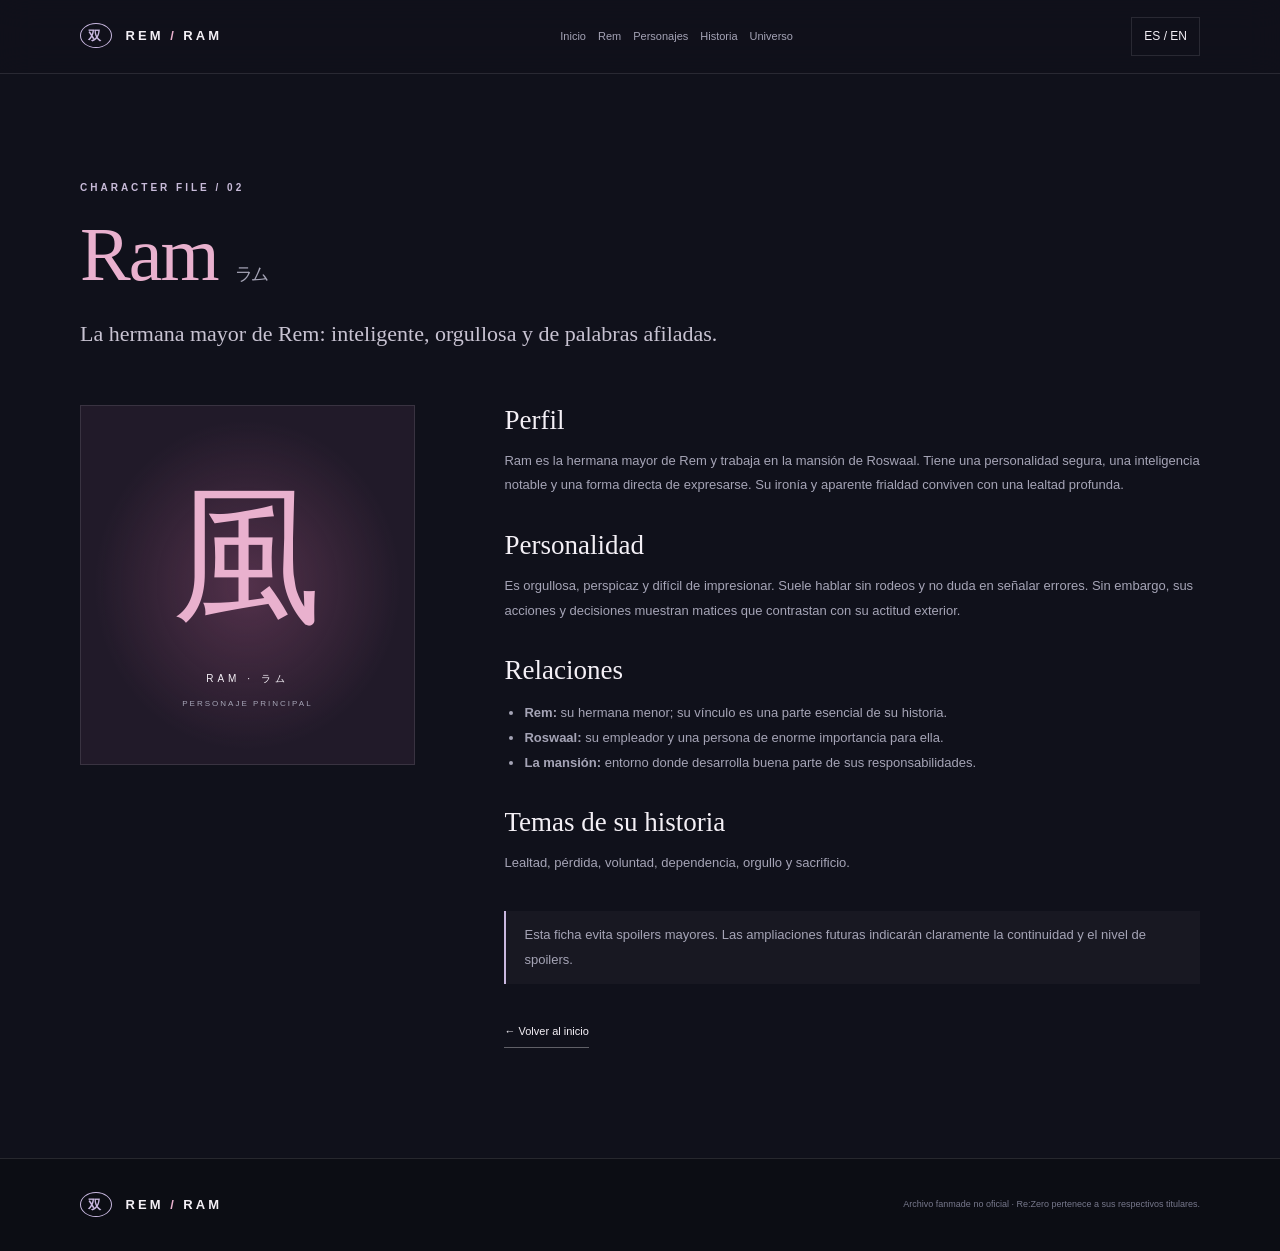
<file: pages/ram.html>
<!doctype html>
<html lang="es"><head><meta charset="utf-8"><meta name="viewport" content="width=device-width,initial-scale=1"><meta name="description" content="Perfil de Ram, personaje de Re:Zero."><title>Ram — Archivo Rem & Ram</title><link rel="stylesheet" href="../assets/css/style.css"><link rel="stylesheet" href="../assets/css/pages.css"></head><body><header class="site-header"><a class="logo" href="../index.html"><span>双</span> REM <i>/</i> RAM</a><nav><a href="../index.html">Inicio</a><a href="rem.html">Rem</a><a href="characters.html">Personajes</a><a href="timeline.html">Historia</a><a href="universe.html">Universo</a></nav><a class="language" href="../index.html">ES / EN</a></header><main class="wrap detail-page"><p class="eyebrow">CHARACTER FILE / 02</p><h1 class="detail-title ram-title">Ram <small>ラム</small></h1><p class="detail-lead">La hermana mayor de Rem: inteligente, orgullosa y de palabras afiladas.</p><div class="detail-grid"><aside class="detail-aside ram-aside"><div class="detail-monogram ram-monogram">風</div><p>RAM · ラム</p><span>PERSONAJE PRINCIPAL</span></aside><article class="detail-copy"><h2>Perfil</h2><p>Ram es la hermana mayor de Rem y trabaja en la mansión de Roswaal. Tiene una personalidad segura, una inteligencia notable y una forma directa de expresarse. Su ironía y aparente frialdad conviven con una lealtad profunda.</p><h2>Personalidad</h2><p>Es orgullosa, perspicaz y difícil de impresionar. Suele hablar sin rodeos y no duda en señalar errores. Sin embargo, sus acciones y decisiones muestran matices que contrastan con su actitud exterior.</p><h2>Relaciones</h2><ul><li><strong>Rem:</strong> su hermana menor; su vínculo es una parte esencial de su historia.</li><li><strong>Roswaal:</strong> su empleador y una persona de enorme importancia para ella.</li><li><strong>La mansión:</strong> entorno donde desarrolla buena parte de sus responsabilidades.</li></ul><h2>Temas de su historia</h2><p>Lealtad, pérdida, voluntad, dependencia, orgullo y sacrificio.</p><p class="source-note">Esta ficha evita spoilers mayores. Las ampliaciones futuras indicarán claramente la continuidad y el nivel de spoilers.</p><a class="back-link" href="../index.html#ram">← Volver al inicio</a></article></div></main><footer><a class="logo" href="../index.html"><span>双</span> REM <i>/</i> RAM</a><small>Archivo fanmade no oficial · Re:Zero pertenece a sus respectivos titulares.</small></footer><script src="../assets/js/main.js"></script></body></html>
</file>
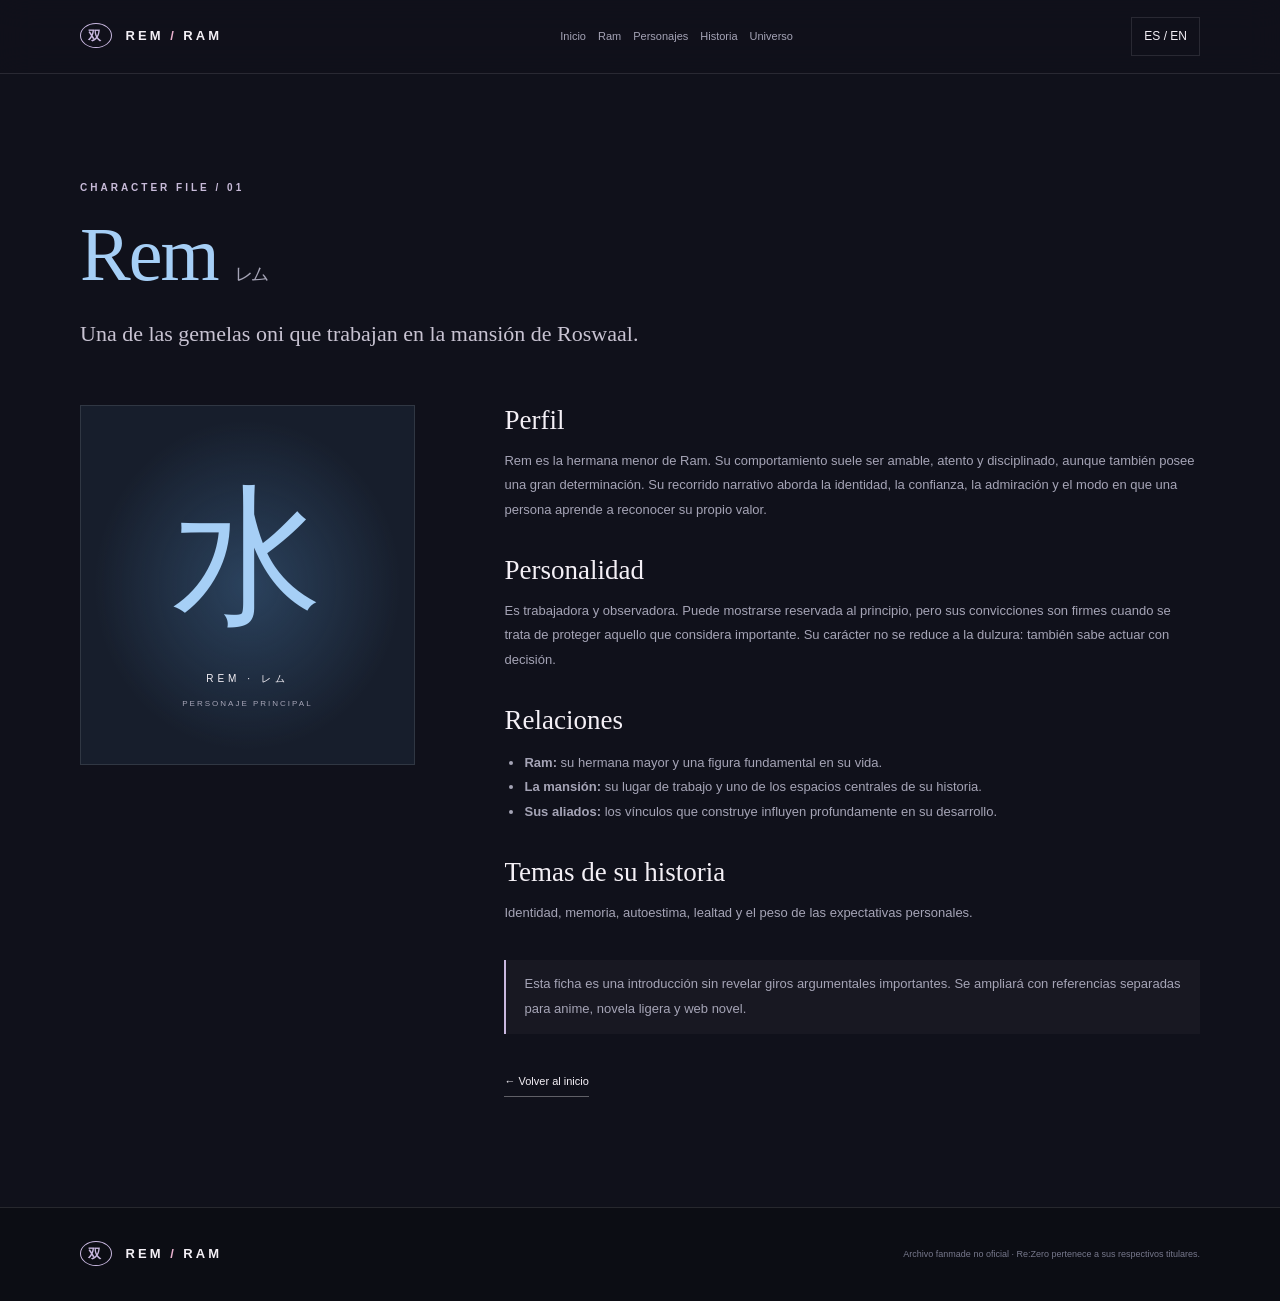
<file: pages/rem.html>
<!doctype html>
<html lang="es"><head><meta charset="utf-8"><meta name="viewport" content="width=device-width,initial-scale=1"><meta name="description" content="Perfil de Rem, personaje de Re:Zero."><title>Rem — Archivo Rem & Ram</title><link rel="stylesheet" href="../assets/css/style.css"><link rel="stylesheet" href="../assets/css/pages.css"></head><body><header class="site-header"><a class="logo" href="../index.html"><span>双</span> REM <i>/</i> RAM</a><nav><a href="../index.html">Inicio</a><a href="ram.html">Ram</a><a href="characters.html">Personajes</a><a href="timeline.html">Historia</a><a href="universe.html">Universo</a></nav><a class="language" href="../index.html">ES / EN</a></header><main class="wrap detail-page"><p class="eyebrow">CHARACTER FILE / 01</p><h1 class="detail-title rem-title">Rem <small>レム</small></h1><p class="detail-lead">Una de las gemelas oni que trabajan en la mansión de Roswaal.</p><div class="detail-grid"><aside class="detail-aside"><div class="detail-monogram rem-monogram">水</div><p>REM · レム</p><span>PERSONAJE PRINCIPAL</span></aside><article class="detail-copy"><h2>Perfil</h2><p>Rem es la hermana menor de Ram. Su comportamiento suele ser amable, atento y disciplinado, aunque también posee una gran determinación. Su recorrido narrativo aborda la identidad, la confianza, la admiración y el modo en que una persona aprende a reconocer su propio valor.</p><h2>Personalidad</h2><p>Es trabajadora y observadora. Puede mostrarse reservada al principio, pero sus convicciones son firmes cuando se trata de proteger aquello que considera importante. Su carácter no se reduce a la dulzura: también sabe actuar con decisión.</p><h2>Relaciones</h2><ul><li><strong>Ram:</strong> su hermana mayor y una figura fundamental en su vida.</li><li><strong>La mansión:</strong> su lugar de trabajo y uno de los espacios centrales de su historia.</li><li><strong>Sus aliados:</strong> los vínculos que construye influyen profundamente en su desarrollo.</li></ul><h2>Temas de su historia</h2><p>Identidad, memoria, autoestima, lealtad y el peso de las expectativas personales.</p><p class="source-note">Esta ficha es una introducción sin revelar giros argumentales importantes. Se ampliará con referencias separadas para anime, novela ligera y web novel.</p><a class="back-link" href="../index.html#rem">← Volver al inicio</a></article></div></main><footer><a class="logo" href="../index.html"><span>双</span> REM <i>/</i> RAM</a><small>Archivo fanmade no oficial · Re:Zero pertenece a sus respectivos titulares.</small></footer><script src="../assets/js/main.js"></script></body></html>
</file>
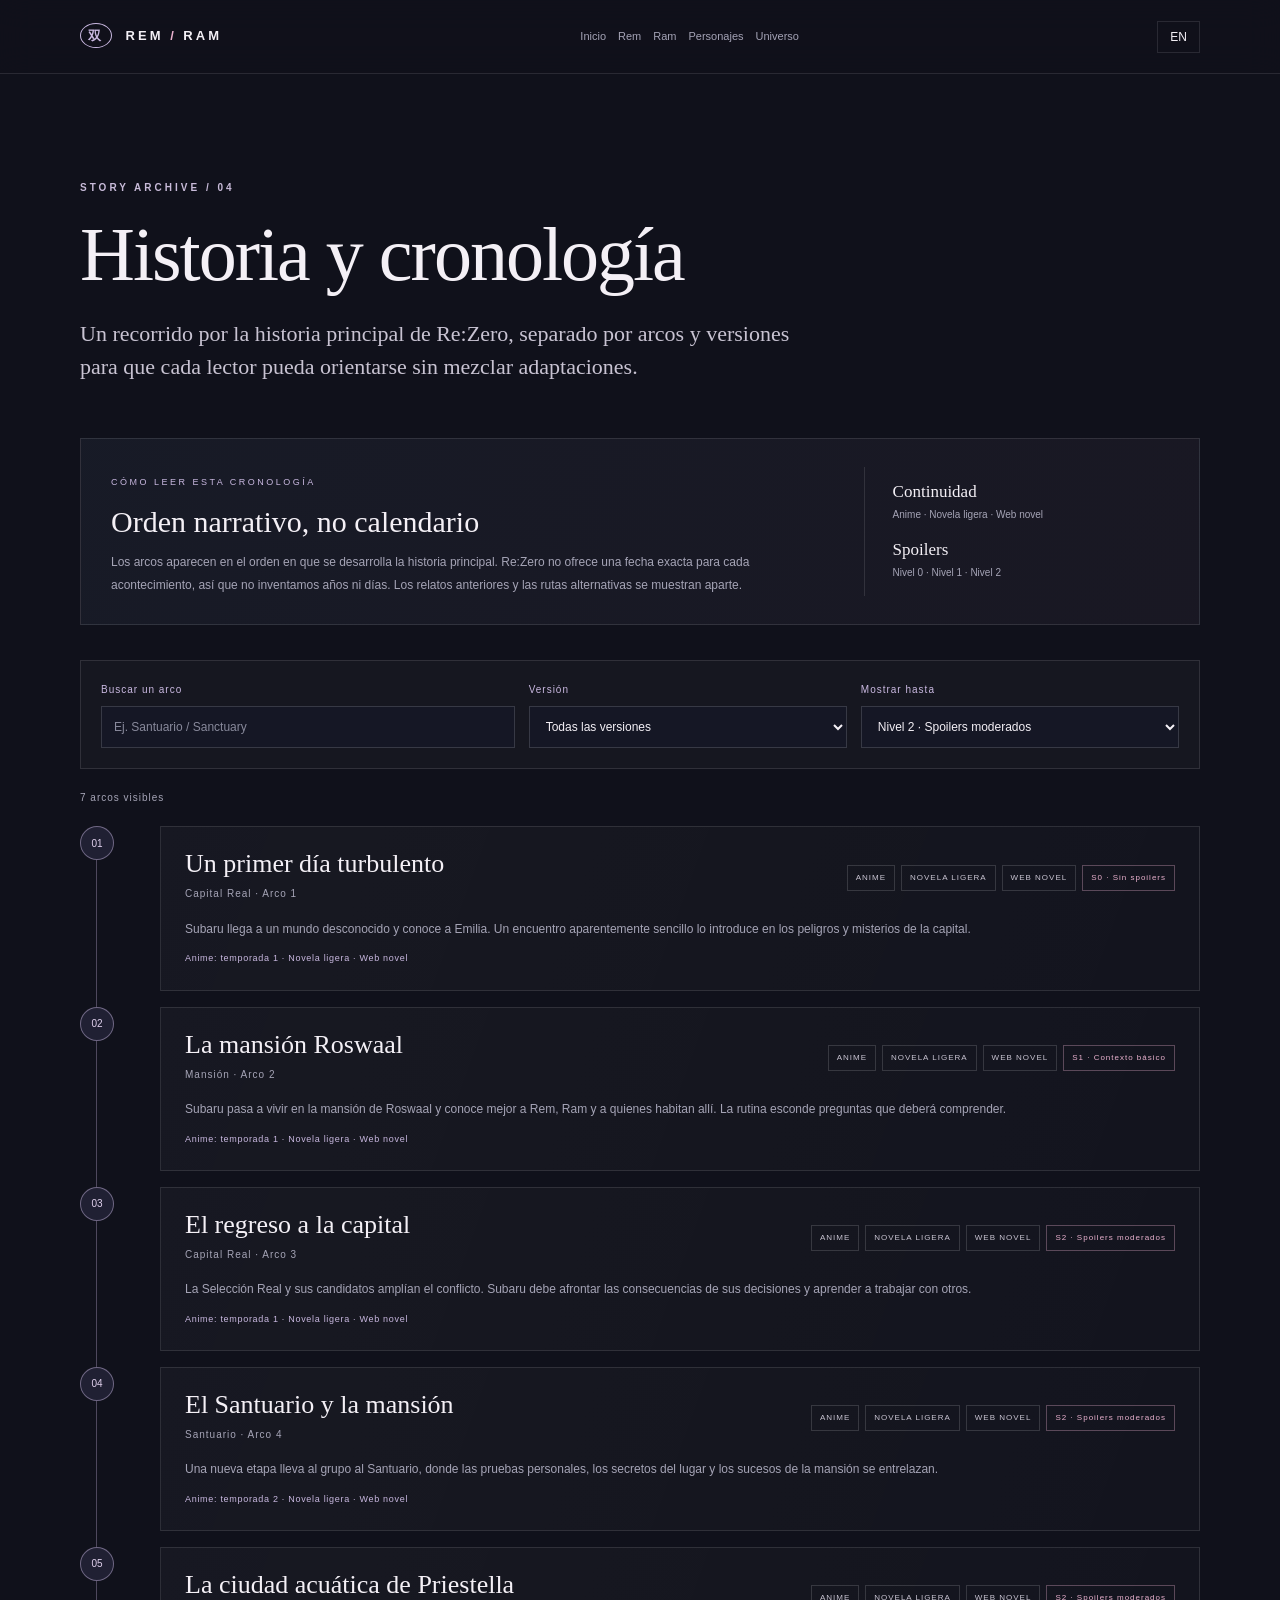
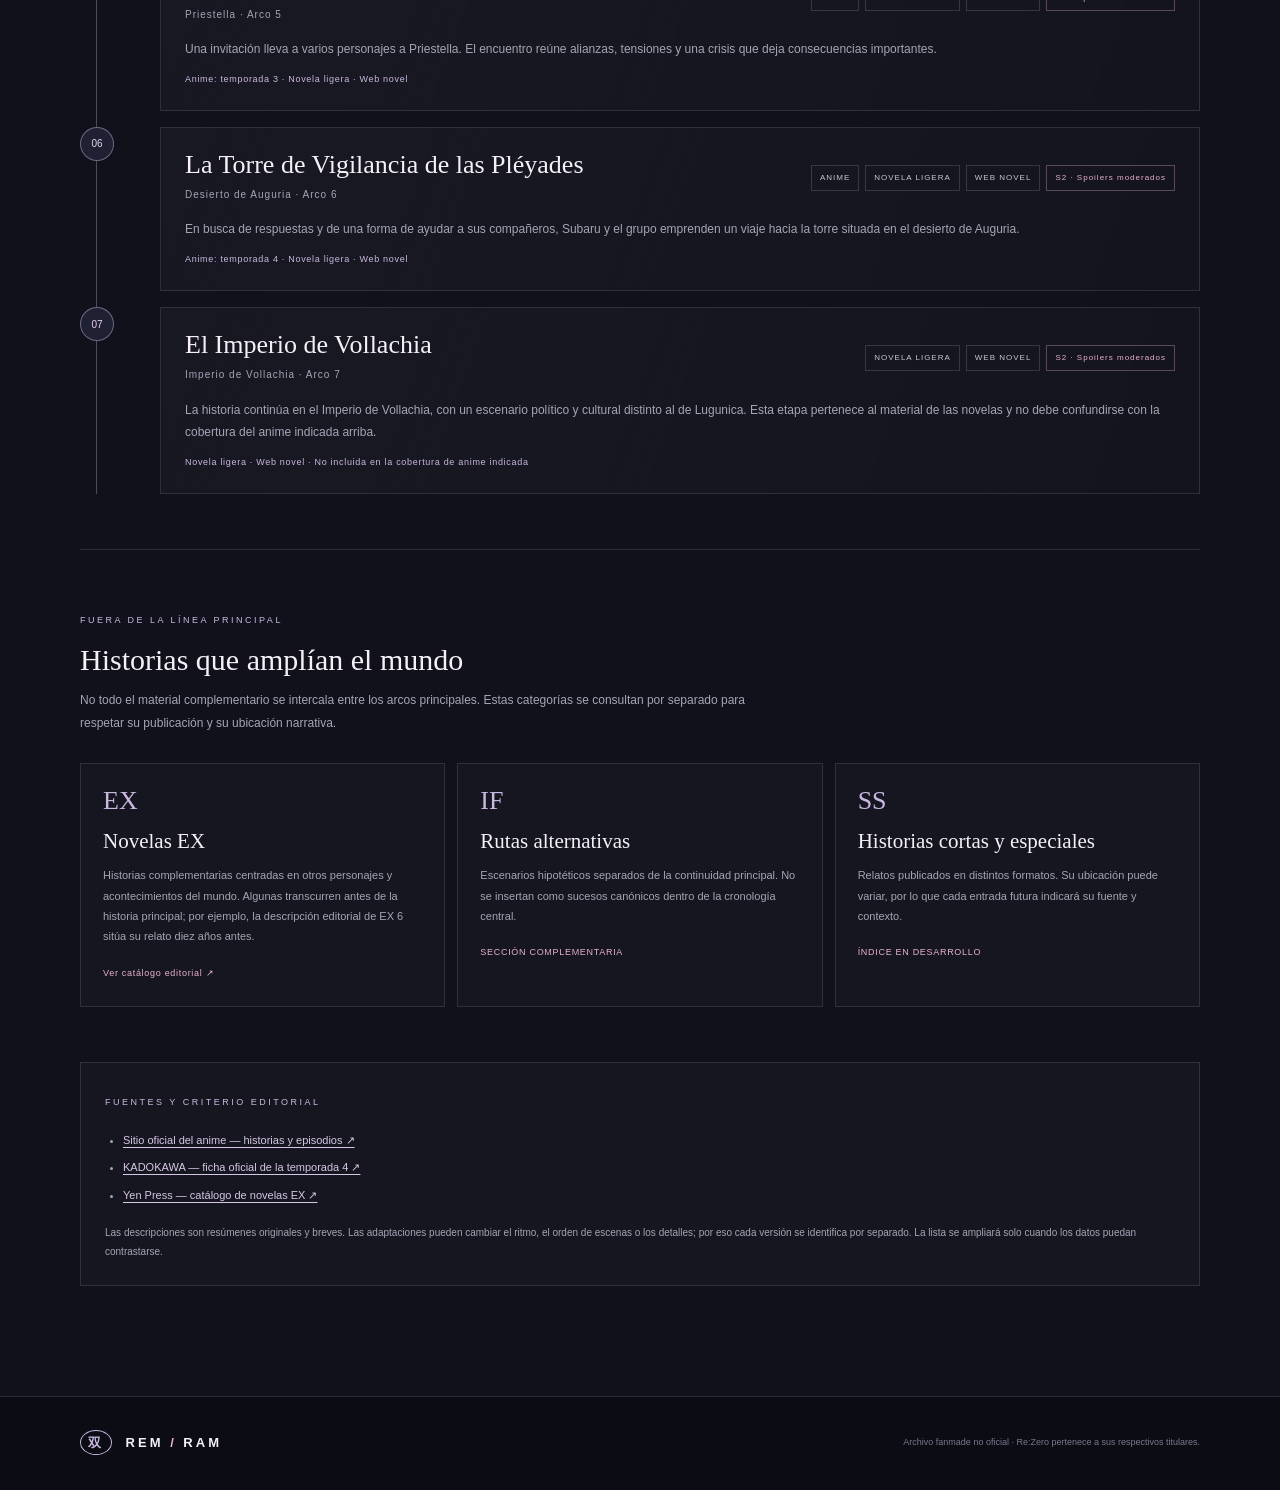
<file: pages/timeline.html>
<!doctype html>
<html lang="es">
<head>
<meta charset="utf-8"><meta name="viewport" content="width=device-width,initial-scale=1">
<meta name="description" content="Cronología de Re:Zero organizada por arcos, continuidades y niveles de spoilers.">
<meta name="theme-color" content="#10111b">
<title>Historia y cronología — Archivo Rem & Ram</title>
<link rel="stylesheet" href="../assets/css/style.css">
<link rel="stylesheet" href="../assets/css/pages.css">
<link rel="stylesheet" href="../assets/css/timeline.css">
</head>
<body>
<header class="site-header">
<a class="logo" href="../index.html"><span>双</span> REM <i>/</i> RAM</a>
<button id="menuButton" class="menu-button" aria-expanded="false" aria-label="Abrir menú">☰</button>
<nav id="mainNav">
<a href="../index.html" data-es="Inicio" data-en="Home">Inicio</a>
<a href="rem.html">Rem</a><a href="ram.html">Ram</a>
<a href="characters.html" data-es="Personajes" data-en="Characters">Personajes</a>
<a href="universe.html" data-es="Universo" data-en="World">Universo</a>
</nav>
<button id="languageButton" class="language" type="button">EN</button>
</header>
<main class="wrap detail-page timeline-page">
<p class="eyebrow">STORY ARCHIVE / 04</p>
<h1 class="detail-title" data-es="Historia y cronología" data-en="Story & timeline">Historia y cronología</h1>
<p class="detail-lead" data-es="Un recorrido por la historia principal de Re:Zero, separado por arcos y versiones para que cada lector pueda orientarse sin mezclar adaptaciones." data-en="A guide to Re:Zero's main story, separated by arcs and versions so readers can navigate without mixing adaptations.">Un recorrido por la historia principal de Re:Zero, separado por arcos y versiones para que cada lector pueda orientarse sin mezclar adaptaciones.</p>

<section class="timeline-intro">
<div><span class="timeline-kicker" data-es="CÓMO LEER ESTA CRONOLOGÍA" data-en="HOW TO USE THIS TIMELINE">CÓMO LEER ESTA CRONOLOGÍA</span>
<h2 data-es="Orden narrativo, no calendario" data-en="Narrative order, not a calendar">Orden narrativo, no calendario</h2>
<p data-es="Los arcos aparecen en el orden en que se desarrolla la historia principal. Re:Zero no ofrece una fecha exacta para cada acontecimiento, así que no inventamos años ni días. Los relatos anteriores y las rutas alternativas se muestran aparte." data-en="Arcs appear in the order the main story unfolds. Re:Zero does not provide an exact date for every event, so we do not invent years or days. Earlier side stories and alternate routes are listed separately.">Los arcos aparecen en el orden en que se desarrolla la historia principal. Re:Zero no ofrece una fecha exacta para cada acontecimiento, así que no inventamos años ni días. Los relatos anteriores y las rutas alternativas se muestran aparte.</p></div>
<div class="timeline-key"><p><b data-es="Continuidad" data-en="Continuity">Continuidad</b><span data-es="Anime · Novela ligera · Web novel" data-en="Anime · Light novel · Web novel">Anime · Novela ligera · Web novel</span></p><p><b data-es="Spoilers" data-en="Spoilers">Spoilers</b><span data-es="Nivel 0 · Nivel 1 · Nivel 2" data-en="Level 0 · Level 1 · Level 2">Nivel 0 · Nivel 1 · Nivel 2</span></p></div>
</section>

<section class="timeline-controls" aria-label="Filtros de cronología">
<div class="timeline-control"><label for="timelineSearch" data-es="Buscar un arco" data-en="Search an arc">Buscar un arco</label><input id="timelineSearch" type="search" placeholder="Ej. Santuario / Sanctuary" data-placeholder-es="Ej. Santuario / Sanctuary" data-placeholder-en="e.g. Sanctuary / Santuario"></div>
<div class="timeline-control"><label for="continuityFilter" data-es="Versión" data-en="Version">Versión</label><select id="continuityFilter"><option value="all" data-es="Todas las versiones" data-en="All versions">Todas las versiones</option><option value="anime">Anime</option><option value="light-novel" data-es="Novela ligera" data-en="Light novel">Novela ligera</option><option value="web-novel" data-es="Web novel" data-en="Web novel">Web novel</option></select></div>
<div class="timeline-control"><label for="spoilerFilter" data-es="Mostrar hasta" data-en="Show up to">Mostrar hasta</label><select id="spoilerFilter"><option value="0" data-es="Nivel 0 · Sin spoilers" data-en="Level 0 · No spoilers">Nivel 0 · Sin spoilers</option><option value="1" data-es="Nivel 1 · Contexto básico" data-en="Level 1 · Basic context">Nivel 1 · Contexto básico</option><option value="2" selected data-es="Nivel 2 · Spoilers moderados" data-en="Level 2 · Moderate spoilers">Nivel 2 · Spoilers moderados</option></select></div>
</section>
<p id="timelineCount" class="timeline-count" aria-live="polite"></p>
<section id="timelineList" class="timeline-list" aria-live="polite"></section>
<p id="timelineEmpty" class="timeline-empty" hidden data-es="No hay arcos que coincidan con esos filtros. Prueba otra versión o un nivel de spoilers distinto." data-en="No arcs match those filters. Try another version or spoiler level.">No hay arcos que coincidan con esos filtros. Prueba otra versión o un nivel de spoilers distinto.</p>

<section class="timeline-extra">
<div class="timeline-extra-heading"><span class="timeline-kicker" data-es="FUERA DE LA LÍNEA PRINCIPAL" data-en="OUTSIDE THE MAIN STORY">FUERA DE LA LÍNEA PRINCIPAL</span><h2 data-es="Historias que amplían el mundo" data-en="Stories that expand the world">Historias que amplían el mundo</h2><p data-es="No todo el material complementario se intercala entre los arcos principales. Estas categorías se consultan por separado para respetar su publicación y su ubicación narrativa." data-en="Not all supplementary material fits between the main arcs. These categories are kept separate to respect publication order and narrative placement.">No todo el material complementario se intercala entre los arcos principales. Estas categorías se consultan por separado para respetar su publicación y su ubicación narrativa.</p></div>
<div class="timeline-extra-grid">
<article><span>EX</span><h3 data-es="Novelas EX" data-en="EX novels">Novelas EX</h3><p data-es="Historias complementarias centradas en otros personajes y acontecimientos del mundo. Algunas transcurren antes de la historia principal; por ejemplo, la descripción editorial de EX 6 sitúa su relato diez años antes." data-en="Side stories focused on other characters and events in the world. Some take place before the main story; for example, the publisher's description places EX 6 ten years earlier.">Historias complementarias centradas en otros personajes y acontecimientos del mundo. Algunas transcurren antes de la historia principal; por ejemplo, la descripción editorial de EX 6 sitúa su relato diez años antes.</p><a href="https://yenpress.com/series/reex-light-novel" target="_blank" rel="noopener noreferrer" data-es="Ver catálogo editorial ↗" data-en="View publisher catalogue ↗">Ver catálogo editorial ↗</a></article>
<article><span>IF</span><h3 data-es="Rutas alternativas" data-en="Alternate routes">Rutas alternativas</h3><p data-es="Escenarios hipotéticos separados de la continuidad principal. No se insertan como sucesos canónicos dentro de la cronología central." data-en="What-if scenarios separate from the main continuity. They are not inserted as canonical events in the central timeline.">Escenarios hipotéticos separados de la continuidad principal. No se insertan como sucesos canónicos dentro de la cronología central.</p><small data-es="SECCIÓN COMPLEMENTARIA" data-en="SUPPLEMENTARY SECTION">SECCIÓN COMPLEMENTARIA</small></article>
<article><span>SS</span><h3 data-es="Historias cortas y especiales" data-en="Short stories & specials">Historias cortas y especiales</h3><p data-es="Relatos publicados en distintos formatos. Su ubicación puede variar, por lo que cada entrada futura indicará su fuente y contexto." data-en="Stories published across different formats. Their placement may vary, so each future entry will identify its source and context.">Relatos publicados en distintos formatos. Su ubicación puede variar, por lo que cada entrada futura indicará su fuente y contexto.</p><small data-es="ÍNDICE EN DESARROLLO" data-en="INDEX IN PROGRESS">ÍNDICE EN DESARROLLO</small></article>
</div>
</section>

<section class="timeline-sources"><span class="timeline-kicker" data-es="FUENTES Y CRITERIO EDITORIAL" data-en="SOURCES & EDITORIAL POLICY">FUENTES Y CRITERIO EDITORIAL</span>
<ul>
<li><a href="https://re-zero-anime.jp/tv/story/" target="_blank" rel="noopener noreferrer">Sitio oficial del anime — historias y episodios ↗</a></li>
<li><a href="https://kadokawa-anime.com/titles/entry-224.html" target="_blank" rel="noopener noreferrer">KADOKAWA — ficha oficial de la temporada 4 ↗</a></li>
<li><a href="https://yenpress.com/series/reex-light-novel" target="_blank" rel="noopener noreferrer">Yen Press — catálogo de novelas EX ↗</a></li>
</ul>
<p data-es="Las descripciones son resúmenes originales y breves. Las adaptaciones pueden cambiar el ritmo, el orden de escenas o los detalles; por eso cada versión se identifica por separado. La lista se ampliará solo cuando los datos puedan contrastarse." data-en="Descriptions are brief original summaries. Adaptations may change pacing, scene order, or details; each version is therefore identified separately. The list will expand only when details can be cross-checked.">Las descripciones son resúmenes originales y breves. Las adaptaciones pueden cambiar el ritmo, el orden de escenas o los detalles; por eso cada versión se identifica por separado. La lista se ampliará solo cuando los datos puedan contrastarse.</p>
</section>
</main>
<footer><a class="logo" href="../index.html"><span>双</span> REM <i>/</i> RAM</a><small>Archivo fanmade no oficial · Re:Zero pertenece a sus respectivos titulares.</small></footer>
<script src="../assets/js/main.js"></script><script src="../assets/js/timeline.js"></script>
</body></html>
</file>
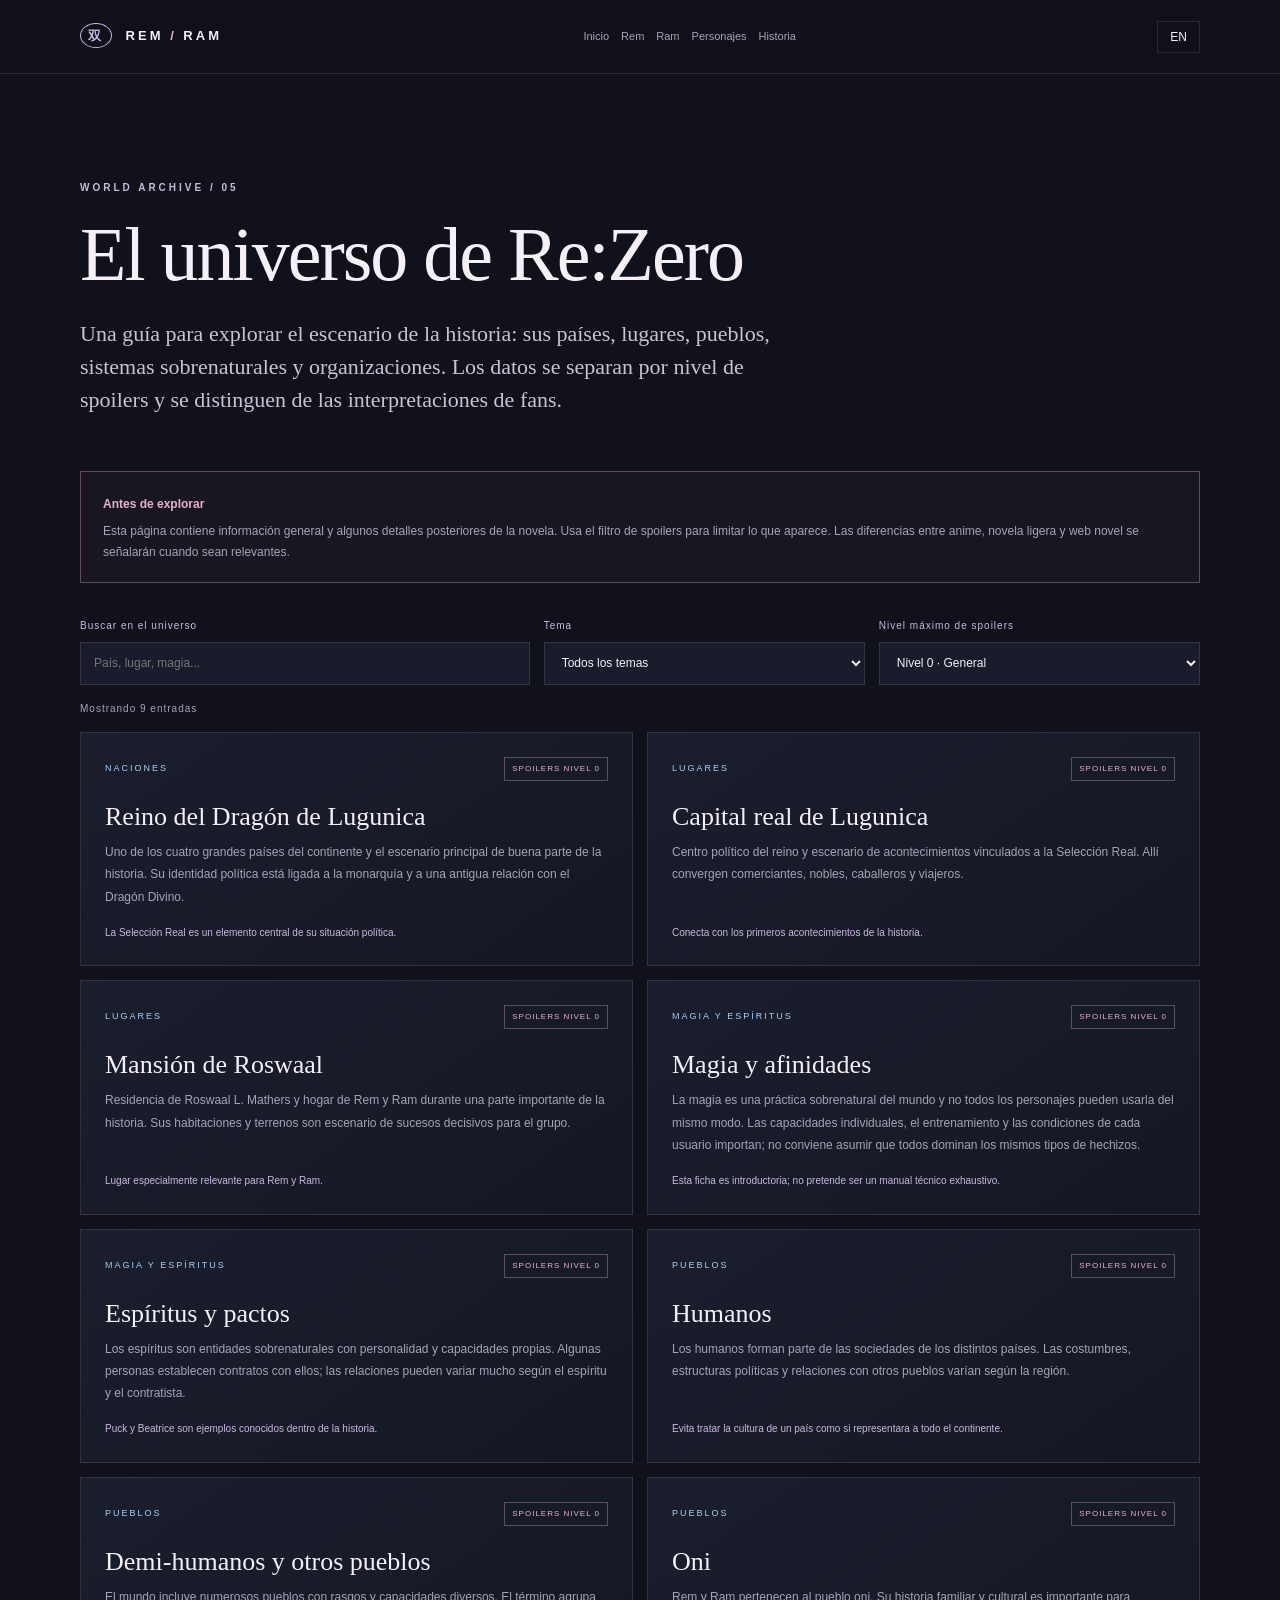
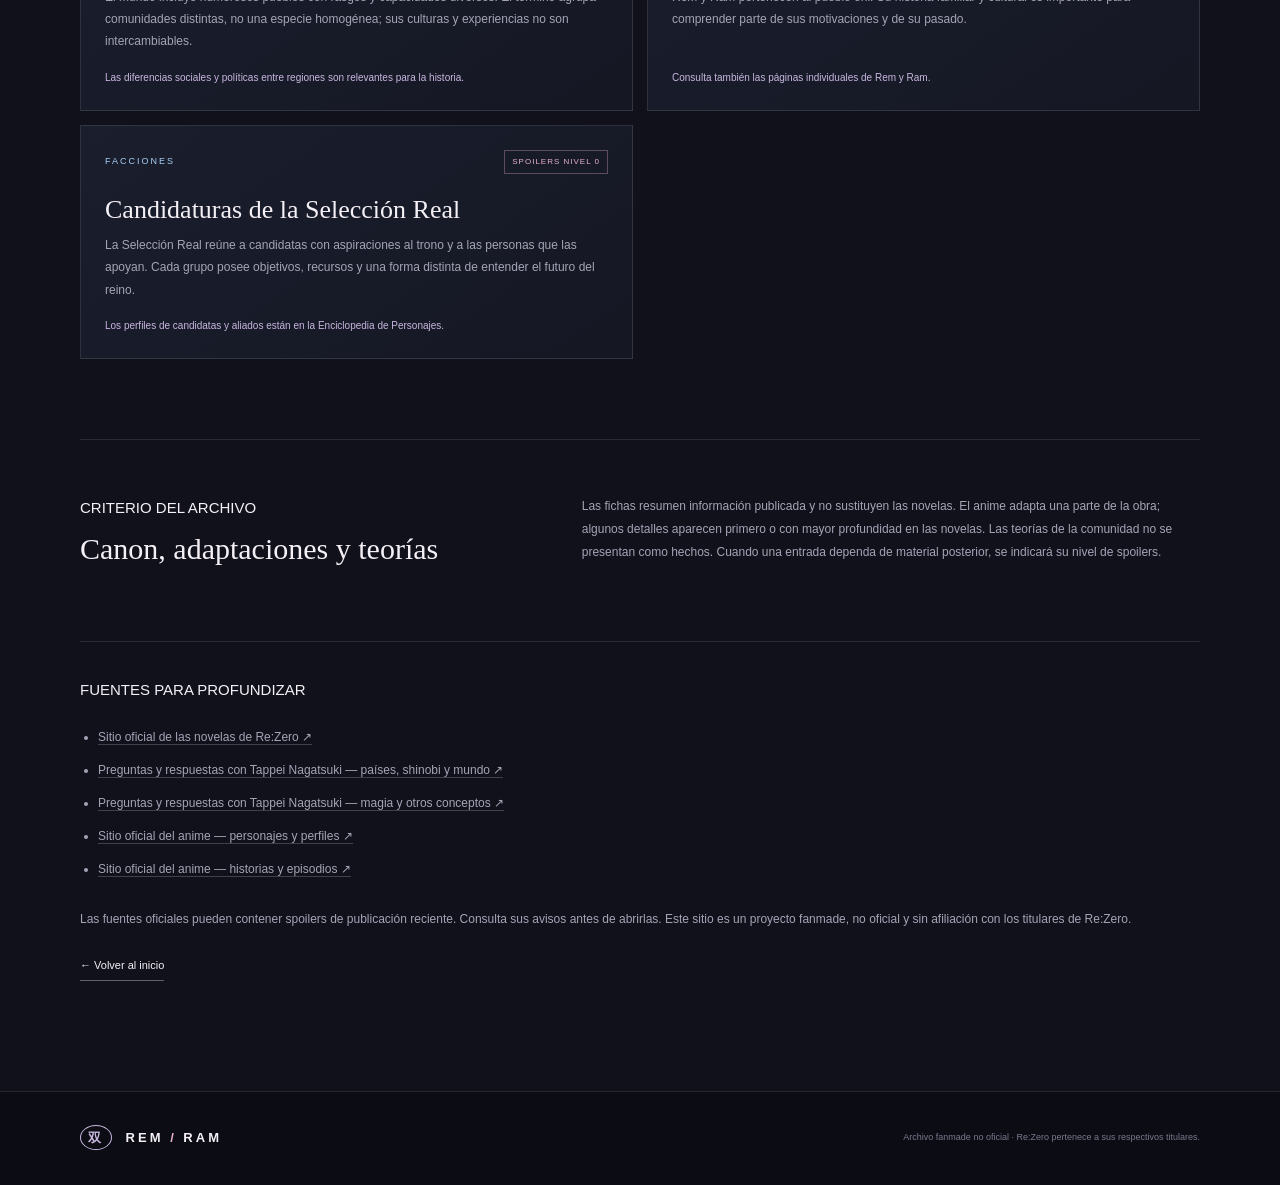
<file: pages/universe.html>
<!doctype html>
<html lang="es">
<head>
<meta charset="utf-8"><meta name="viewport" content="width=device-width,initial-scale=1">
<meta name="description" content="Guía del universo de Re:Zero: naciones, lugares, magia, espíritus, pueblos y organizaciones.">
<meta name="theme-color" content="#10111b">
<title>Universo de Re:Zero — Archivo Rem & Ram</title>
<link rel="stylesheet" href="../assets/css/style.css">
<link rel="stylesheet" href="../assets/css/pages.css">
<link rel="stylesheet" href="../assets/css/universe.css">
</head>
<body>
<header class="site-header">
<a class="logo" href="../index.html"><span>双</span> REM <i>/</i> RAM</a>
<button id="menuButton" class="menu-button" aria-expanded="false" aria-label="Abrir menú">☰</button>
<nav id="mainNav">
<a href="../index.html" data-es="Inicio" data-en="Home">Inicio</a>
<a href="rem.html">Rem</a><a href="ram.html">Ram</a>
<a href="characters.html" data-es="Personajes" data-en="Characters">Personajes</a>
<a href="timeline.html" data-es="Historia" data-en="Story">Historia</a>
</nav>
<button id="languageButton" class="language" type="button">EN</button>
</header>
<main class="wrap detail-page universe-page">
<p class="eyebrow">WORLD ARCHIVE / 05</p>
<h1 class="detail-title" data-es="El universo de Re:Zero" data-en="The world of Re:Zero">El universo de Re:Zero</h1>
<p class="detail-lead" data-es="Una guía para explorar el escenario de la historia: sus países, lugares, pueblos, sistemas sobrenaturales y organizaciones. Los datos se separan por nivel de spoilers y se distinguen de las interpretaciones de fans." data-en="A guide to the story's setting: its countries, places, peoples, supernatural systems and organizations. Entries are separated by spoiler level and distinguished from fan interpretations.">Una guía para explorar el escenario de la historia: sus países, lugares, pueblos, sistemas sobrenaturales y organizaciones. Los datos se separan por nivel de spoilers y se distinguen de las interpretaciones de fans.</p>

<section class="universe-notice">
<strong data-es="Antes de explorar" data-en="Before exploring">Antes de explorar</strong>
<p data-es="Esta página contiene información general y algunos detalles posteriores de la novela. Usa el filtro de spoilers para limitar lo que aparece. Las diferencias entre anime, novela ligera y web novel se señalarán cuando sean relevantes." data-en="This page contains general information and some later light-novel details. Use the spoiler filter to limit what appears. Differences between the anime, light novel and web novel will be noted when relevant.">Esta página contiene información general y algunos detalles posteriores de la novela. Usa el filtro de spoilers para limitar lo que aparece. Las diferencias entre anime, novela ligera y web novel se señalarán cuando sean relevantes.</p>
</section>

<section class="universe-controls" aria-label="Filtros de la enciclopedia">
<div><label for="universeSearch" data-es="Buscar en el universo" data-en="Search the world">Buscar en el universo</label><input id="universeSearch" type="search" placeholder="País, lugar, magia..." data-placeholder-es="País, lugar, magia..." data-placeholder-en="Country, place, magic..."></div>
<div><label for="universeCategory" data-es="Tema" data-en="Topic">Tema</label><select id="universeCategory"><option value="all" data-es="Todos los temas" data-en="All topics">Todos los temas</option><option value="nations" data-es="Naciones" data-en="Nations">Naciones</option><option value="places" data-es="Lugares" data-en="Places">Lugares</option><option value="magic" data-es="Magia y espíritus" data-en="Magic & spirits">Magia y espíritus</option><option value="peoples" data-es="Pueblos y razas" data-en="Peoples">Pueblos y razas</option><option value="groups" data-es="Facciones" data-en="Factions">Facciones</option><option value="history" data-es="Historia y leyendas" data-en="History & legends">Historia y leyendas</option></select></div>
<div><label for="universeSpoilers" data-es="Nivel máximo de spoilers" data-en="Maximum spoiler level">Nivel máximo de spoilers</label><select id="universeSpoilers"><option value="0" data-es="Nivel 0 · General" data-en="Level 0 · General">Nivel 0 · General</option><option value="1" data-es="Nivel 1 · Contexto" data-en="Level 1 · Context">Nivel 1 · Contexto</option><option value="2" data-es="Nivel 2 · Revelaciones" data-en="Level 2 · Revelations">Nivel 2 · Revelaciones</option></select></div>
</section>
<p id="universeCount" class="universe-count" aria-live="polite"></p>
<section id="universeGrid" class="universe-grid" aria-live="polite"></section>
<p id="universeEmpty" class="universe-empty" hidden data-es="No encontramos entradas con esos filtros. Prueba otra búsqueda o amplía el nivel de spoilers." data-en="No entries match those filters. Try another search or increase the spoiler level.">No encontramos entradas con esos filtros. Prueba otra búsqueda o amplía el nivel de spoilers.</p>

<section class="universe-editorial">
<div><span class="timeline-kicker" data-es="CRITERIO DEL ARCHIVO" data-en="ARCHIVE POLICY">CRITERIO DEL ARCHIVO</span><h2 data-es="Canon, adaptaciones y teorías" data-en="Canon, adaptations & theories">Canon, adaptaciones y teorías</h2></div>
<p data-es="Las fichas resumen información publicada y no sustituyen las novelas. El anime adapta una parte de la obra; algunos detalles aparecen primero o con mayor profundidad en las novelas. Las teorías de la comunidad no se presentan como hechos. Cuando una entrada dependa de material posterior, se indicará su nivel de spoilers." data-en="Entries summarize published information and do not replace the novels. The anime adapts part of the work; some details first appear or receive greater depth in the novels. Community theories are not presented as facts. Entries based on later material are marked with their spoiler level.">Las fichas resumen información publicada y no sustituyen las novelas. El anime adapta una parte de la obra; algunos detalles aparecen primero o con mayor profundidad en las novelas. Las teorías de la comunidad no se presentan como hechos. Cuando una entrada dependa de material posterior, se indicará su nivel de spoilers.</p>
</section>

<section class="universe-sources">
<span class="timeline-kicker" data-es="FUENTES PARA PROFUNDIZAR" data-en="FURTHER READING">FUENTES PARA PROFUNDIZAR</span>
<ul>
<li><a href="https://www.re-zero.com/" target="_blank" rel="noopener noreferrer">Sitio oficial de las novelas de Re:Zero ↗</a></li>
<li><a href="https://www.re-zero.com/news/2517/" target="_blank" rel="noopener noreferrer">Preguntas y respuestas con Tappei Nagatsuki — países, shinobi y mundo ↗</a></li>
<li><a href="https://www.re-zero.com/news/2632/" target="_blank" rel="noopener noreferrer">Preguntas y respuestas con Tappei Nagatsuki — magia y otros conceptos ↗</a></li>
<li><a href="https://re-zero-anime.jp/tv/character/" target="_blank" rel="noopener noreferrer">Sitio oficial del anime — personajes y perfiles ↗</a></li>
<li><a href="https://re-zero-anime.jp/tv/story/" target="_blank" rel="noopener noreferrer">Sitio oficial del anime — historias y episodios ↗</a></li>
</ul>
<p data-es="Las fuentes oficiales pueden contener spoilers de publicación reciente. Consulta sus avisos antes de abrirlas. Este sitio es un proyecto fanmade, no oficial y sin afiliación con los titulares de Re:Zero." data-en="Official sources may contain recent publication spoilers. Check their notices before opening them. This is an unofficial fanmade project and is not affiliated with Re:Zero's rights holders.">Las fuentes oficiales pueden contener spoilers de publicación reciente. Consulta sus avisos antes de abrirlas. Este sitio es un proyecto fanmade, no oficial y sin afiliación con los titulares de Re:Zero.</p>
</section>
<a class="back-link" href="../index.html" data-es="← Volver al inicio" data-en="← Back to home">← Volver al inicio</a>
</main>
<footer><a class="logo" href="../index.html"><span>双</span> REM <i>/</i> RAM</a><small>Archivo fanmade no oficial · Re:Zero pertenece a sus respectivos titulares.</small></footer>
<script src="../assets/js/main.js"></script><script src="../assets/js/universe.js"></script>
</body></html>
</file>
<file: assets/css/style.css>
:root{--bg:#10111b;--panel:#191c2b;--text:#f4f0f6;--muted:#a5a4b6;--line:#ffffff1c;--blue:#a6cff6;--pink:#e9b1ce;--serif:Georgia,'Times New Roman',serif;--sans:Arial,sans-serif}*{box-sizing:border-box}html{scroll-behavior:smooth;scroll-padding-top:90px}body{margin:0;background:var(--bg);color:var(--text);font:15px/1.75 var(--sans)}a{color:inherit;text-decoration:none}.wrap{width:min(1120px,calc(100% - 44px));margin:auto}.site-header{height:74px;position:sticky;top:0;z-index:5;display:flex;align-items:center;justify-content:space-between;padding:0 max(22px,calc((100vw - 1120px)/2));background:#10111beF;border-bottom:1px solid var(--line);backdrop-filter:blur(16px)}.logo{font-size:13px;font-weight:bold;letter-spacing:3px}.logo span{color:#c9b8e0;border:1px solid #c9b8e0;border-radius:50%;padding:4px 7px;margin-right:7px}.logo i{color:var(--pink);font-style:normal}.site-header nav{display:flex;gap:27px}.site-header nav a,.language{font-size:12px;color:var(--muted)}.language,.menu-button{background:none;border:1px solid var(--line);padding:8px 12px;color:var(--text);cursor:pointer}.menu-button{display:none}.hero{min-height:650px;display:grid;grid-template-columns:1fr 1fr;align-items:center;position:relative;padding-top:50px;padding-bottom:100px}.eyebrow{font-size:10px;letter-spacing:3px;color:#c8bbd9;font-weight:bold}.hero h1{font:clamp(64px,9vw,112px)/1 var(--serif);letter-spacing:-6px;margin:25px 0}.hero h1 span{color:var(--blue)}.hero h1 b{font-size:.5em;color:#aaa4b9;padding:0 12px}.hero h1 em{font-style:normal;color:var(--pink)}.hero h2{font:22px/1.4 var(--serif);max-width:430px}.hero-copy>p:not(.eyebrow){color:var(--muted);max-width:440px}.button{display:inline-block;background:#d9cde8;color:#171522;padding:13px 19px;font-size:11px;font-weight:bold;letter-spacing:1px;margin-top:14px}.hero-copy>small{display:block;color:#85869b;font-size:9px;letter-spacing:2px;margin-top:35px}.hero-art{height:440px;position:relative;display:grid;place-items:center}.orb{position:absolute;width:185px;height:275px;border:1px solid #ffffff45;display:flex;align-items:center;justify-content:center;flex-direction:column;font:100px var(--serif);background:linear-gradient(145deg,#ffffff1c,#ffffff03);backdrop-filter:blur(8px);box-shadow:0 20px 60px #0005}.orb small{font:10px var(--sans);letter-spacing:4px}.orb-blue{color:var(--blue);left:10%;top:12%;transform:rotate(-8deg)}.orb-pink{color:var(--pink);right:9%;bottom:8%;transform:rotate(8deg)}.seal{z-index:2;width:72px;height:72px;border-radius:50%;display:grid;place-content:center;text-align:center;background:#191b2b;border:1px solid #ffffff55;font:27px var(--serif)}.seal small{font:8px var(--sans);letter-spacing:2px;color:var(--muted)}.orbit{position:absolute;width:390px;height:300px;border:1px solid #ffffff20;border-radius:50%;transform:rotate(-28deg)}.scroll{position:absolute;bottom:25px;left:0;font-size:9px;letter-spacing:2px;color:#9b9bad}.scroll span{padding-left:12px}.section{padding:100px 0}.section h2,.profile h2{font:clamp(36px,5vw,55px)/1.1 var(--serif);margin:12px 0}.intro{color:var(--muted);max-width:600px}.cards{display:grid;grid-template-columns:1fr 1fr;gap:18px;margin-top:40px}.character{position:relative;min-height:310px;padding:30px;border:1px solid var(--line);background:linear-gradient(140deg,#1b2a3b,#171a28);overflow:hidden}.ram-card{background:linear-gradient(140deg,#352638,#191a29)}.number{font-size:10px;letter-spacing:2px;color:var(--muted)}.symbol{position:absolute;right:25px;top:0;font:130px var(--serif);opacity:.1}.character h3{font:46px var(--serif);color:var(--blue);margin:32px 0 0}.ram-card h3{color:var(--pink)}.character h3 small{font:13px var(--sans);color:var(--muted)}.character p{font-size:13px;color:#c1c0ce;max-width:400px}.character a{display:inline-block;margin-top:10px;border-bottom:1px solid #ffffff66;padding-bottom:5px;font-size:10px;letter-spacing:1px}.character a:after{content:' →';color:var(--pink)}blockquote{border-left:2px solid #c5b2db;background:#ffffff08;margin:25px 0 0;padding:25px 30px;font:20px/1.5 var(--serif);color:#d8d1e2}.profile{display:grid;grid-template-columns:.85fr 1.15fr;gap:9%;align-items:center;padding:95px 0;border-top:1px solid var(--line)}.profile.reverse{grid-template-columns:1.15fr .85fr}.profile.reverse .profile-art{order:2}.profile-art{height:430px;display:grid;place-items:center;position:relative;overflow:hidden;border:1px solid var(--line);background:radial-gradient(ellipse,#4f83b55c,transparent 65%),#171e2c}.pink-art{background:radial-gradient(ellipse,#b75f8e55,transparent 65%),#211a29}.profile-art:before,.profile-art:after{content:'';position:absolute;width:75%;height:75%;border:1px solid #ffffff2b;border-radius:50%;transform:rotate(35deg)}.profile-art:after{width:55%;height:95%;transform:rotate(-35deg)}.profile-art span{font:250px var(--serif);color:#d4e6ff38}.pink-art span{color:#ffd8e938}.profile-art small{position:absolute;bottom:20px;left:22px;letter-spacing:3px;color:var(--blue);font-size:9px}.pink-art small{color:var(--pink)}.profile h2{font-size:60px}.profile h2 small{font:15px var(--sans);color:var(--muted)}.profile h3{font:20px/1.5 var(--serif);color:#d7cfe2}.profile p:not(.eyebrow){font-size:13px;color:var(--muted)}dl{display:grid;grid-template-columns:1fr 1fr;gap:15px;margin:25px 0}dl div{border-top:1px solid var(--line);padding-top:9px}dt{font-size:9px;color:#88899e;text-transform:uppercase;letter-spacing:2px}dd{margin:4px 0;font-size:12px}.archive{padding-bottom:115px}.archive-list{border-top:1px solid var(--line);margin-top:35px}.archive-list article{display:grid;grid-template-columns:35px 1fr auto;gap:15px;align-items:center;padding:20px 4px;border-bottom:1px solid var(--line)}.archive-list article>b{color:#88899e;font-size:10px}.archive-list h3{font:19px var(--serif);margin:0}.archive-list p{font-size:11px;color:var(--muted);margin:4px 0 0}.archive-list article>span{font-size:8px;letter-spacing:1px;color:#d2b9df;border:1px solid #d2b9df44;padding:6px 9px}.spoiler{margin-top:30px;border:1px solid #e9b1ce55;padding:20px;background:#e9b1ce08}.spoiler strong{font-size:12px;color:var(--pink)}.spoiler p{font-size:12px;color:var(--muted);margin:6px 0 0}footer{border-top:1px solid var(--line);background:#0c0d14;padding:35px max(22px,calc((100vw - 1120px)/2));display:flex;flex-wrap:wrap;align-items:center;justify-content:space-between;gap:15px}footer p{color:var(--muted);font-size:11px}footer small{font-size:9px;color:#77788c}@media(max-width:700px){.site-header{height:65px;padding:0 18px}.menu-button{display:block}.site-header nav{display:none;position:absolute;top:65px;left:0;right:0;background:#171827;padding:20px;flex-direction:column;gap:15px}.site-header nav.open{display:flex}.hero{display:block;padding-top:75px;min-height:0}.hero-art{height:350px;margin-top:25px}.orb{width:145px;height:220px;font-size:75px}.orbit{width:310px;height:250px}.scroll{bottom:20px}.section{padding:75px 0}.cards{grid-template-columns:1fr}.profile,.profile.reverse{grid-template-columns:1fr;gap:25px;padding:70px 0}.profile.reverse .profile-art{order:0}.profile-art{height:330px}.archive-list article{grid-template-columns:25px 1fr}.archive-list article>span{grid-column:2;justify-self:start}.profile h2{font-size:50px}footer{align-items:flex-start;flex-direction:column}}@media(prefers-reduced-motion:reduce){html{scroll-behavior:auto}}
</file>
<file: assets/css/pages.css>
.detail-page{padding-top:95px;padding-bottom:110px;min-height:70vh}.detail-title{font:clamp(42px,7vw,76px)/1.08 var(--serif);margin:16px 0;letter-spacing:-2px}.detail-title small{font:18px var(--sans);color:var(--muted)}.rem-title{color:var(--blue)}.ram-title{color:var(--pink)}.detail-lead{font:22px/1.5 var(--serif);color:#c8c3d2;max-width:720px;margin-bottom:55px}.detail-grid{display:grid;grid-template-columns:.65fr 1.35fr;gap:8%}.detail-aside{height:360px;background:radial-gradient(ellipse,#4e83b65c,transparent 65%),#171e2c;border:1px solid var(--line);display:flex;align-items:center;justify-content:center;flex-direction:column;position:relative}.ram-aside{background:radial-gradient(ellipse,#b75f8e55,transparent 65%),#211a29}.detail-monogram{font:150px var(--serif);color:var(--blue)}.ram-monogram{color:var(--pink)}.detail-aside p{letter-spacing:4px;font-size:10px}.detail-aside>span{font-size:8px;color:var(--muted);letter-spacing:2px}.detail-copy h2,.world-grid h2,.timeline h2{font:27px var(--serif);margin:0 0 10px}.detail-copy p,.detail-copy li,.world-grid p,.timeline p{font-size:13px;color:var(--muted);line-height:1.9}.detail-copy h2:not(:first-child){margin-top:32px}.detail-copy ul{padding-left:20px}.source-note{border-left:2px solid #c9b8e0;padding:12px 18px;margin-top:35px;background:#ffffff08;color:#aeadbd;font-size:11px;line-height:1.8}.back-link{display:inline-block;margin-top:25px;font-size:11px;border-bottom:1px solid #ffffff55;padding-bottom:5px}.directory{border-top:1px solid var(--line)}.directory>a,.directory>div{display:grid;grid-template-columns:50px 1fr auto;align-items:center;gap:18px;padding:22px 8px;border-bottom:1px solid var(--line)}.directory b{font-size:11px;color:#a6a0b5}.directory strong,.directory small{display:block}.directory strong{font:22px var(--serif)}.directory small{font-size:11px;color:var(--muted)}.directory i,.directory>div>i{font-style:normal;color:var(--pink);font-size:11px}.directory>div>i{color:#85869b}.timeline{border-left:1px solid #c9b8e055;margin-left:18px}.timeline article{display:grid;grid-template-columns:55px 1fr;gap:20px;padding:0 0 42px 0;margin-left:-18px}.timeline article>span{width:36px;height:36px;border-radius:50%;display:grid;place-items:center;background:#202033;border:1px solid #c9b8e077;font-size:10px;color:#d7c6e5}.timeline h2{margin:0}.timeline small,.world-grid article>span{font-size:9px;letter-spacing:2px;color:#c9b8e0}.world-grid{display:grid;grid-template-columns:1fr 1fr;gap:1px;background:var(--line);border:1px solid var(--line)}.world-grid article{background:var(--bg);padding:28px;min-height:190px}.world-grid h2{margin-top:18px}.world-grid p{margin-bottom:0}.site-header nav{display:flex;align-items:center;gap:12px;flex-wrap:wrap}.site-header nav a{font-size:11px}@media(max-width:700px){.detail-page{padding-top:65px}.detail-grid{grid-template-columns:1fr}.detail-aside{height:270px;margin-bottom:30px}.detail-lead{font-size:19px;margin-bottom:35px}.world-grid{grid-template-columns:1fr}.directory>a,.directory>div{grid-template-columns:30px 1fr auto;gap:10px}.directory strong{font-size:18px}.directory small{font-size:10px}.site-header{height:auto;min-height:65px;gap:10px;flex-wrap:wrap;padding-top:12px;padding-bottom:12px}.site-header nav{display:flex;position:static;inset:auto;background:transparent;padding:0;flex-direction:row;gap:9px;order:3;width:100%;justify-content:center}.site-header nav a{font-size:10px}}
</file>
<file: assets/css/archive.css>
.archive-page{padding-bottom:90px}.archive-callout{border:1px solid #e9b1ce55;background:#e9b1ce08;padding:20px 23px;margin:0 0 34px}.archive-callout strong{font-size:11px;color:var(--pink);letter-spacing:1px}.archive-callout p{margin:6px 0 0;color:var(--muted);font-size:12px;line-height:1.9}.archive-callout a,.archive-card>a,.archive-subsection>a{display:inline-block;margin-top:13px;font-size:11px;border-bottom:1px solid #ffffff66;padding-bottom:4px;color:var(--blue)}.archive-grid{display:grid;grid-template-columns:repeat(2,minmax(0,1fr));gap:15px}.archive-card{padding:25px;background:linear-gradient(145deg,#1a1e2d,#151723);border:1px solid var(--line);min-width:0}.archive-card>span,.gallery-tile>div>span{font-size:9px;letter-spacing:2px;color:var(--blue)}.archive-card h2,.archive-subsection h2{font:25px/1.25 var(--serif);margin:15px 0 9px}.archive-card h3{font:16px var(--serif);margin:17px 0 4px;color:#e4d8ee}.archive-card p,.archive-card li,.archive-subsection p{font-size:12px;line-height:1.85;color:var(--muted)}.archive-card ul,.archive-card ol{padding-left:18px}.archive-card li{padding:3px 0}.archive-subsection{border-top:1px solid var(--line);margin-top:55px;padding-top:30px}.gallery-grid{display:grid;grid-template-columns:1fr 1fr;gap:18px}.gallery-tile{border:1px solid var(--line);background:#171a27;overflow:hidden}.gallery-art{height:230px;position:relative;display:grid;place-items:center;overflow:hidden;background:radial-gradient(ellipse at 45% 45%,#8bbde955,transparent 55%),linear-gradient(130deg,#162337,#11121b)}.gallery-art:before,.gallery-art:after{content:'';position:absolute;width:65%;height:140%;border:1px solid #ffffff44;border-radius:50%;transform:rotate(35deg)}.gallery-art:after{width:35%;transform:rotate(-30deg)}.gallery-art span{font:130px var(--serif);color:#eaf4ff55;z-index:1}.gallery-art i{position:absolute;width:90px;height:90px;border:1px solid #ffffff55;border-radius:50%;box-shadow:0 0 50px #ffffff20}.gallery-ram .gallery-art{background:radial-gradient(ellipse at 55% 45%,#dc8db755,transparent 55%),linear-gradient(130deg,#352135,#11121b)}.gallery-twins .gallery-art{background:linear-gradient(110deg,#263d57 0 50%,#4a2a43 50%)}.gallery-night .gallery-art{background:radial-gradient(ellipse at 50% 50%,#8b83bd55,transparent 55%),#11121b}.gallery-tile>div:last-child{padding:18px 21px}.gallery-tile h2{font:23px var(--serif);margin:7px 0}.gallery-tile p{font-size:11px;color:var(--muted);margin:0}@media(max-width:700px){.archive-grid,.gallery-grid{grid-template-columns:1fr}.archive-card{padding:21px}.gallery-art{height:190px}}
</file>
<file: assets/css/character-profile.css>
.profile-page{max-width:980px}.back-link{display:inline-block;margin:0 0 28px;color:var(--muted);font-size:11px;border-bottom:1px solid var(--line);padding-bottom:6px}.profile-heading{padding:34px 0 30px;border-bottom:1px solid var(--line);display:grid;grid-template-columns:1fr auto;gap:20px;align-items:end}.profile-heading h1{font:clamp(42px,7vw,76px) var(--serif);line-height:1;margin:8px 0 12px}.profile-jp{font-size:18px;color:var(--muted)}.profile-kicker{color:var(--pink);font-size:10px;letter-spacing:2px;text-transform:uppercase}.profile-tag{border:1px solid var(--line);padding:10px 14px;color:var(--muted);font-size:10px;letter-spacing:1px}.profile-facts{display:grid;grid-template-columns:repeat(2,minmax(0,1fr));gap:12px;margin:25px 0}.profile-fact{padding:18px;border:1px solid var(--line);background:#ffffff06}.profile-fact span{display:block;color:var(--pink);font-size:9px;letter-spacing:1.5px;text-transform:uppercase;margin-bottom:8px}.profile-fact strong{font:18px var(--serif);font-weight:400}.profile-section{max-width:760px;margin:35px 0}.profile-section h2,.profile-sources h2{font:28px var(--serif);margin:0 0 12px}.profile-section p,.profile-sources p{font-size:13px;line-height:1.9;color:var(--muted)}.profile-sources{margin-top:55px;padding:25px;border:1px solid var(--line);background:#ffffff05}.profile-sources ul{padding-left:18px;line-height:2;font-size:12px}.profile-warning{border-left:2px solid var(--pink);padding-left:13px}.profile-missing{padding:50px 0}.profile-missing a{border-bottom:1px solid var(--line)}@media(max-width:650px){.profile-heading{grid-template-columns:1fr}.profile-tag{justify-self:start}.profile-facts{grid-template-columns:1fr}.profile-sources{padding:18px}}
</file>
<file: assets/css/characters.css>
.character-tools{display:grid;grid-template-columns:1fr auto;gap:10px 22px;align-items:end;padding:25px;border:1px solid var(--line);background:#ffffff06;margin-bottom:25px}.search-label{grid-column:1/-1;font-size:10px;letter-spacing:2px;text-transform:uppercase;color:#c8bbd9}.character-tools input,.character-tools select{width:100%;min-height:44px;padding:0 13px;border:1px solid #ffffff2b;background:#171927;color:var(--text);font:13px var(--sans);border-radius:0}.character-tools input:focus,.character-tools select:focus{outline:2px solid #c9b8e0;outline-offset:2px}.character-tools input::placeholder{color:#88899e}.filter-row{display:flex;align-items:center;gap:12px}.filter-row label{font-size:10px;color:var(--muted);white-space:nowrap}.filter-row select{min-width:210px}.result-count{grid-column:1/-1;margin:0;color:var(--muted);font-size:10px;letter-spacing:1px}.character-grid{display:grid;grid-template-columns:1fr 1fr;gap:12px}.directory-card{display:grid;grid-template-columns:42px 1fr;gap:13px;padding:22px;border:1px solid var(--line);background:linear-gradient(145deg,#1c2030,#151722);min-height:185px}.directory-index{font-size:10px;color:#c9b8e0;letter-spacing:1px}.directory-card-heading{display:flex;align-items:baseline;gap:10px;flex-wrap:wrap}.directory-card h2{font:24px var(--serif);margin:0}.directory-card-heading>span{font-size:11px;color:var(--muted)}.directory-role{margin:5px 0 10px;color:var(--pink);font-size:10px;letter-spacing:.5px}.directory-description{font-size:12px;line-height:1.7;color:var(--muted);margin:0 0 12px}.directory-open{display:inline-block;font-size:10px;border-bottom:1px solid #ffffff55;padding-bottom:3px}.directory-open.muted{color:#8d8da0;border:0}.empty-state{padding:35px;text-align:center;color:var(--muted);border:1px dashed var(--line);font-size:13px}@media(max-width:700px){.character-tools{grid-template-columns:1fr;padding:18px}.filter-row{align-items:flex-start;flex-direction:column}.filter-row select{width:100%}.character-grid{grid-template-columns:1fr}.directory-card{min-height:0;padding:18px}}
</file>
<file: assets/css/timeline.css>
.timeline-page{max-width:1120px}.timeline-intro{display:grid;grid-template-columns:1.4fr .6fr;gap:40px;padding:28px 30px;border:1px solid var(--line);background:linear-gradient(120deg,#a6cff60d,#e9b1ce0b);margin-bottom:35px}.timeline-kicker{font-size:9px;letter-spacing:2.5px;color:#c9b8e0}.timeline-intro h2,.timeline-extra h2{font:30px var(--serif);margin:12px 0}.timeline-intro p,.timeline-extra-heading p,.timeline-sources>p{font-size:12px;line-height:1.9;color:var(--muted);margin:0}.timeline-key{display:grid;align-content:center;gap:16px;border-left:1px solid var(--line);padding-left:28px}.timeline-key p{display:grid;gap:3px;margin:0}.timeline-key b{font:17px var(--serif);color:var(--text)}.timeline-key span{font-size:10px;color:var(--muted)}.timeline-controls{display:grid;grid-template-columns:1.3fr 1fr 1fr;gap:14px;padding:20px;border:1px solid var(--line);background:#ffffff06}.timeline-control{display:grid;gap:7px}.timeline-control label{font-size:10px;letter-spacing:1px;color:#c9b8e0}.timeline-control input,.timeline-control select{width:100%;min-height:42px;padding:10px 12px;background:#151725;color:var(--text);border:1px solid #ffffff25;border-radius:0;font:12px var(--sans)}.timeline-control input::placeholder{color:#88899b}.timeline-count{font-size:10px;color:var(--muted);letter-spacing:1px;margin:20px 0}.timeline-list{border-left:1px solid #c9b8e055;margin:0 0 55px 16px}.timeline-entry{position:relative;display:grid;grid-template-columns:62px 1fr;gap:18px;margin:0 0 16px -17px}.timeline-marker{width:34px;height:34px;border-radius:50%;display:grid;place-items:center;background:#202033;border:1px solid #c9b8e077;color:#e1d1ee;font-size:10px;z-index:1}.timeline-card{border:1px solid var(--line);background:linear-gradient(110deg,#ffffff08,#ffffff03);padding:22px 24px}.timeline-card-top{display:flex;flex-wrap:wrap;align-items:center;gap:8px;margin-bottom:12px}.timeline-card h3{font:26px var(--serif);margin:0}.timeline-card .arc-subtitle{font-size:10px;color:var(--muted);letter-spacing:1px}.timeline-tags{display:flex;flex-wrap:wrap;gap:6px;margin-left:auto}.timeline-tag{font-size:8px;letter-spacing:1px;padding:5px 8px;border:1px solid #ffffff25;color:#c9c4d2}.timeline-tag.spoiler-tag{border-color:#e9b1ce55;color:var(--pink)}.timeline-card p{font-size:12px;line-height:1.9;color:var(--muted);margin:0 0 10px}.timeline-card .arc-coverage{font-size:9px;color:#c9b8e0;letter-spacing:.7px;margin:0}.timeline-empty{border:1px dashed var(--line);padding:30px;text-align:center;color:var(--muted);font-size:12px}.timeline-extra{border-top:1px solid var(--line);padding-top:55px;margin-top:45px}.timeline-extra-heading{max-width:700px;margin-bottom:28px}.timeline-extra-grid{display:grid;grid-template-columns:repeat(3,1fr);gap:12px}.timeline-extra-grid article{border:1px solid var(--line);padding:22px;background:#ffffff05;min-height:220px}.timeline-extra-grid article>span{font:26px var(--serif);color:#c9b8e0}.timeline-extra-grid h3{font:21px var(--serif);margin:12px 0 8px}.timeline-extra-grid p{font-size:11px;line-height:1.85;color:var(--muted)}.timeline-extra-grid a,.timeline-extra-grid small{font-size:9px;letter-spacing:.7px;color:var(--pink)}.timeline-sources{margin-top:55px;padding:24px;border:1px solid var(--line);background:#ffffff05}.timeline-sources ul{padding-left:18px;margin:14px 0}.timeline-sources li{font-size:11px;color:var(--muted);padding:4px 0}.timeline-sources a{color:#d6c6e5;text-decoration:underline;text-underline-offset:3px}.timeline-sources>p{font-size:10px}@media(max-width:760px){.timeline-intro{grid-template-columns:1fr;padding:22px}.timeline-key{border-left:0;border-top:1px solid var(--line);padding:18px 0 0;grid-template-columns:1fr 1fr}.timeline-controls{grid-template-columns:1fr;padding:15px}.timeline-extra-grid{grid-template-columns:1fr}.timeline-entry{grid-template-columns:42px 1fr;gap:10px}.timeline-card{padding:17px}.timeline-card h3{font-size:22px}.timeline-tags{margin-left:0}.timeline-page{padding-top:65px}}
</file>
<file: assets/css/universe.css>
.universe-notice{border:1px solid #e9b1ce55;background:#e9b1ce08;padding:18px 22px;margin:0 0 34px}.universe-notice strong{color:var(--pink);font-size:12px}.universe-notice p{margin:5px 0 0;color:var(--muted);font-size:12px;line-height:1.8}.universe-controls{display:grid;grid-template-columns:1.4fr 1fr 1fr;gap:14px;margin:28px 0 12px}.universe-controls label{display:block;font-size:10px;letter-spacing:1px;color:#c9b8e0;margin-bottom:7px}.universe-controls input,.universe-controls select{width:100%;background:#191c2b;color:var(--text);border:1px solid var(--line);padding:12px 13px;font:12px var(--sans);border-radius:0;min-height:43px}.universe-controls input:focus,.universe-controls select:focus{outline:1px solid var(--blue);border-color:var(--blue)}.universe-count{font-size:10px;color:var(--muted);letter-spacing:1px;margin:15px 0}.universe-grid{display:grid;grid-template-columns:repeat(2,minmax(0,1fr));gap:14px}.universe-card{background:linear-gradient(145deg,#1a1e2d,#151723);border:1px solid var(--line);padding:24px;min-height:220px;display:flex;flex-direction:column}.universe-card-top{display:flex;align-items:center;justify-content:space-between;gap:10px}.universe-card-category{font-size:9px;letter-spacing:2px;color:var(--blue);text-transform:uppercase}.universe-card-spoiler{font-size:8px;letter-spacing:1px;color:var(--pink);border:1px solid #e9b1ce55;padding:4px 7px}.universe-card h2{font:26px/1.2 var(--serif);margin:20px 0 9px}.universe-card p{font-size:12px;line-height:1.85;color:var(--muted);margin:0}.universe-card .universe-note{margin-top:auto;padding-top:16px;font-size:10px;color:#c9b8e0}.universe-empty{padding:30px;border:1px dashed var(--line);text-align:center;color:var(--muted);font-size:12px}.universe-editorial{display:grid;grid-template-columns:.8fr 1.2fr;gap:8%;border-top:1px solid var(--line);margin-top:80px;padding-top:55px}.universe-editorial h2{font:30px var(--serif);margin:10px 0}.universe-editorial p,.universe-sources p{font-size:12px;line-height:1.9;color:var(--muted);margin:0}.universe-sources{margin-top:65px;border-top:1px solid var(--line);padding-top:35px}.universe-sources ul{padding-left:18px;margin:18px 0 22px}.universe-sources li{font-size:12px;color:var(--muted);padding:6px 0}.universe-sources a{border-bottom:1px solid #ffffff33}.universe-sources a:hover{color:var(--blue)}@media(max-width:760px){.universe-controls{grid-template-columns:1fr}.universe-grid{grid-template-columns:1fr}.universe-editorial{grid-template-columns:1fr;gap:15px}.universe-card{min-height:190px}.universe-page .detail-lead{margin-bottom:35px}}
</file>
